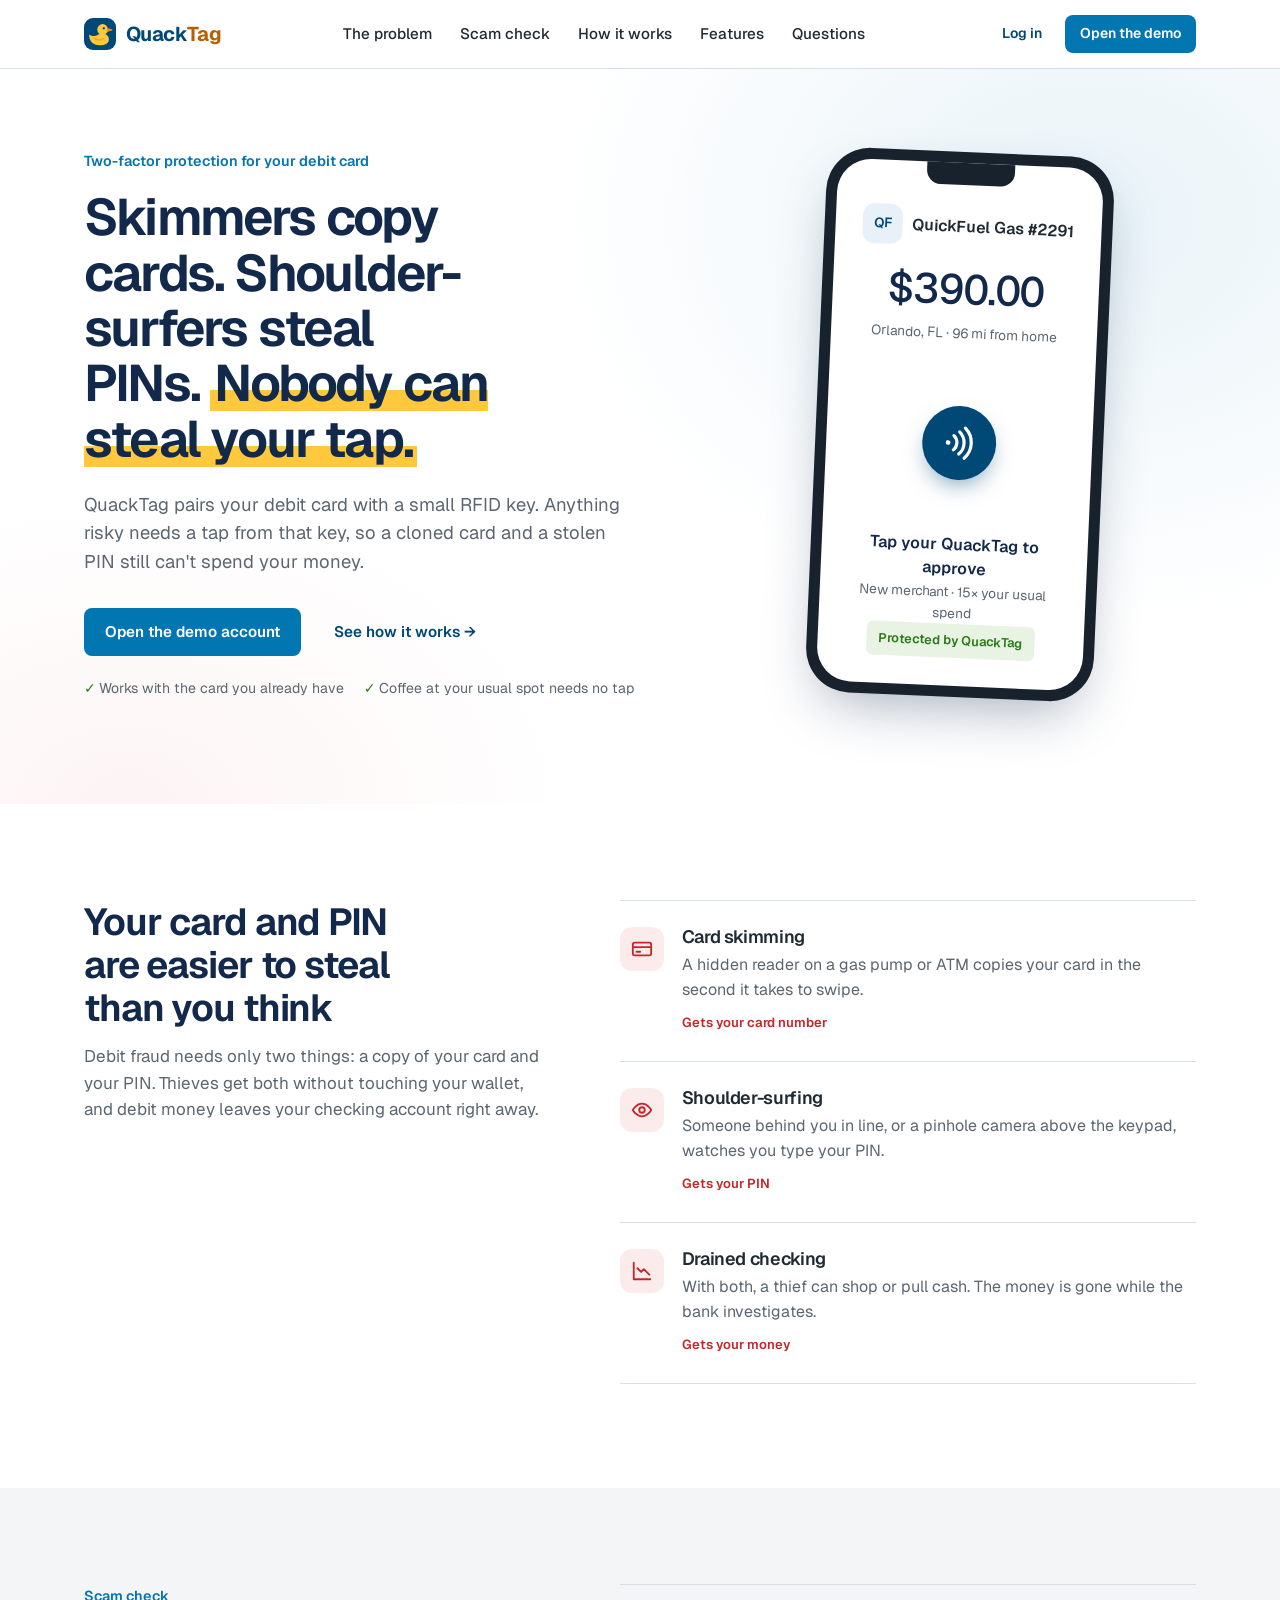
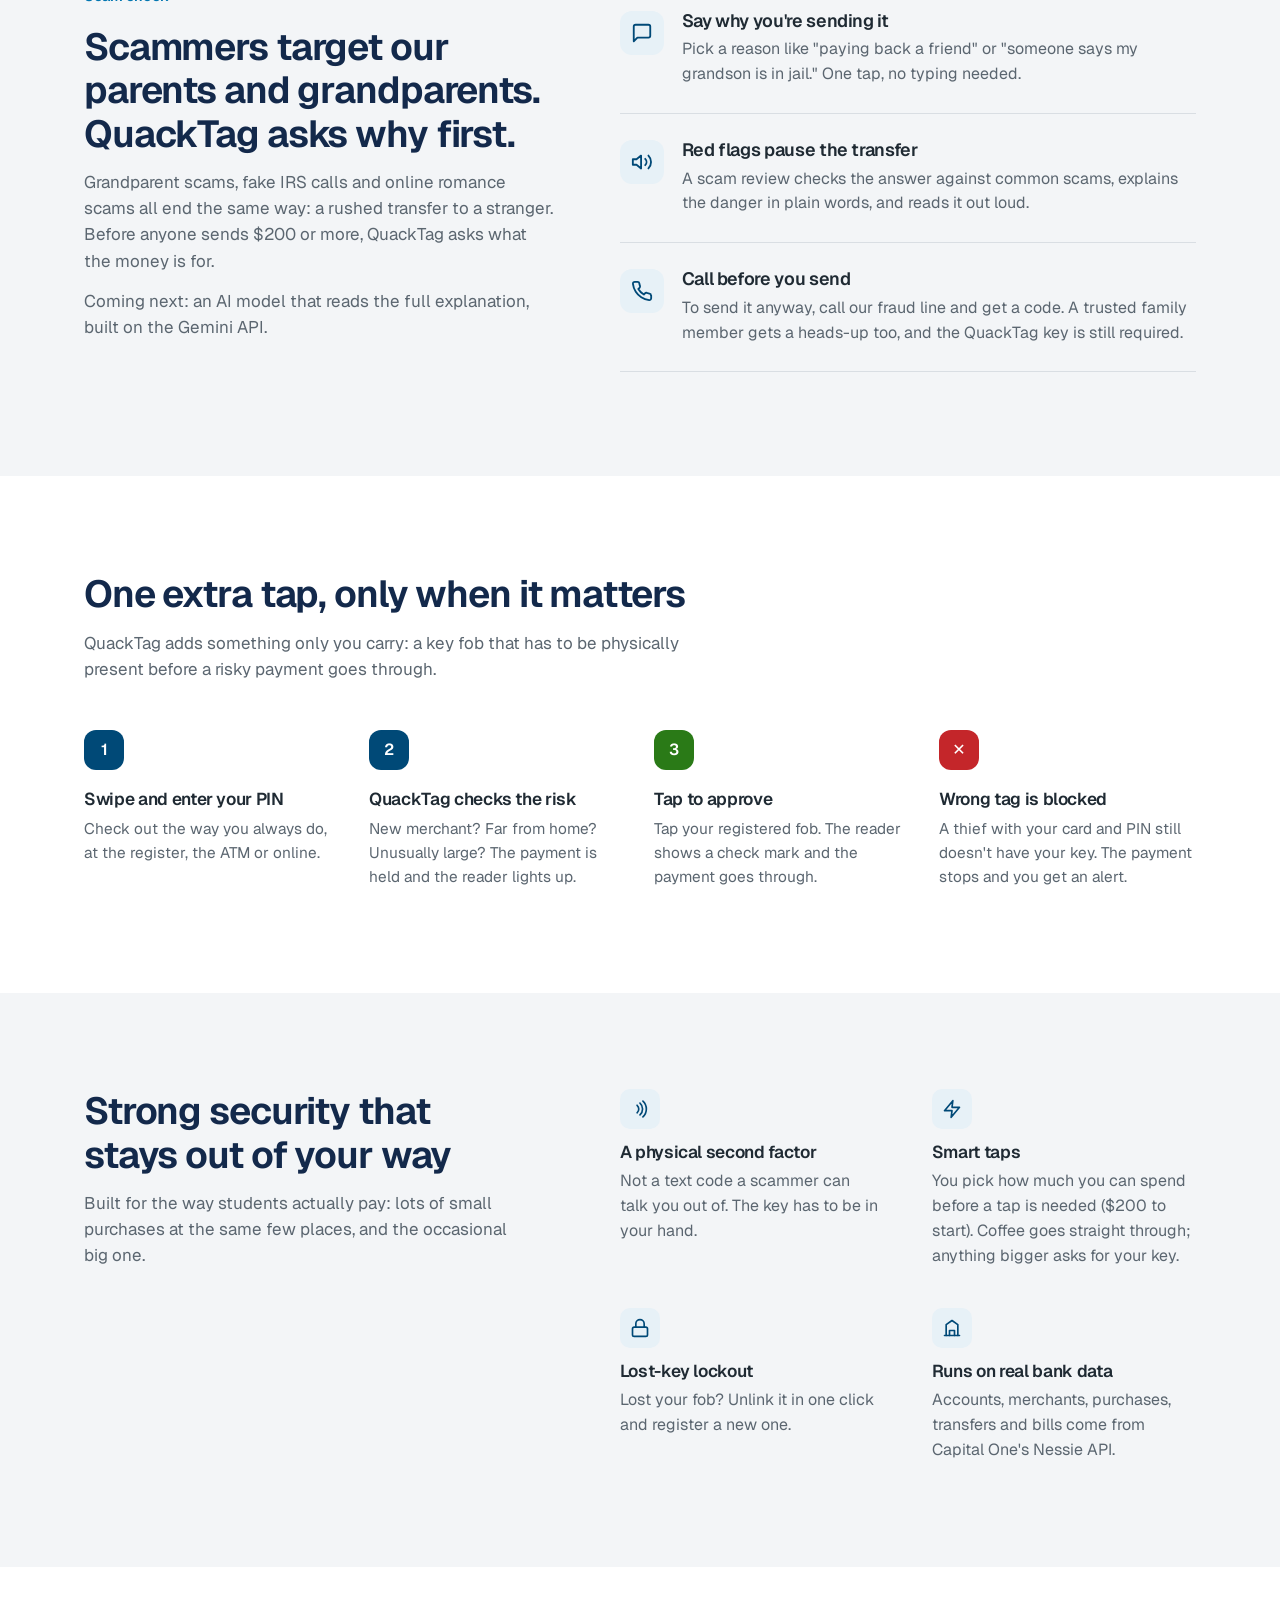
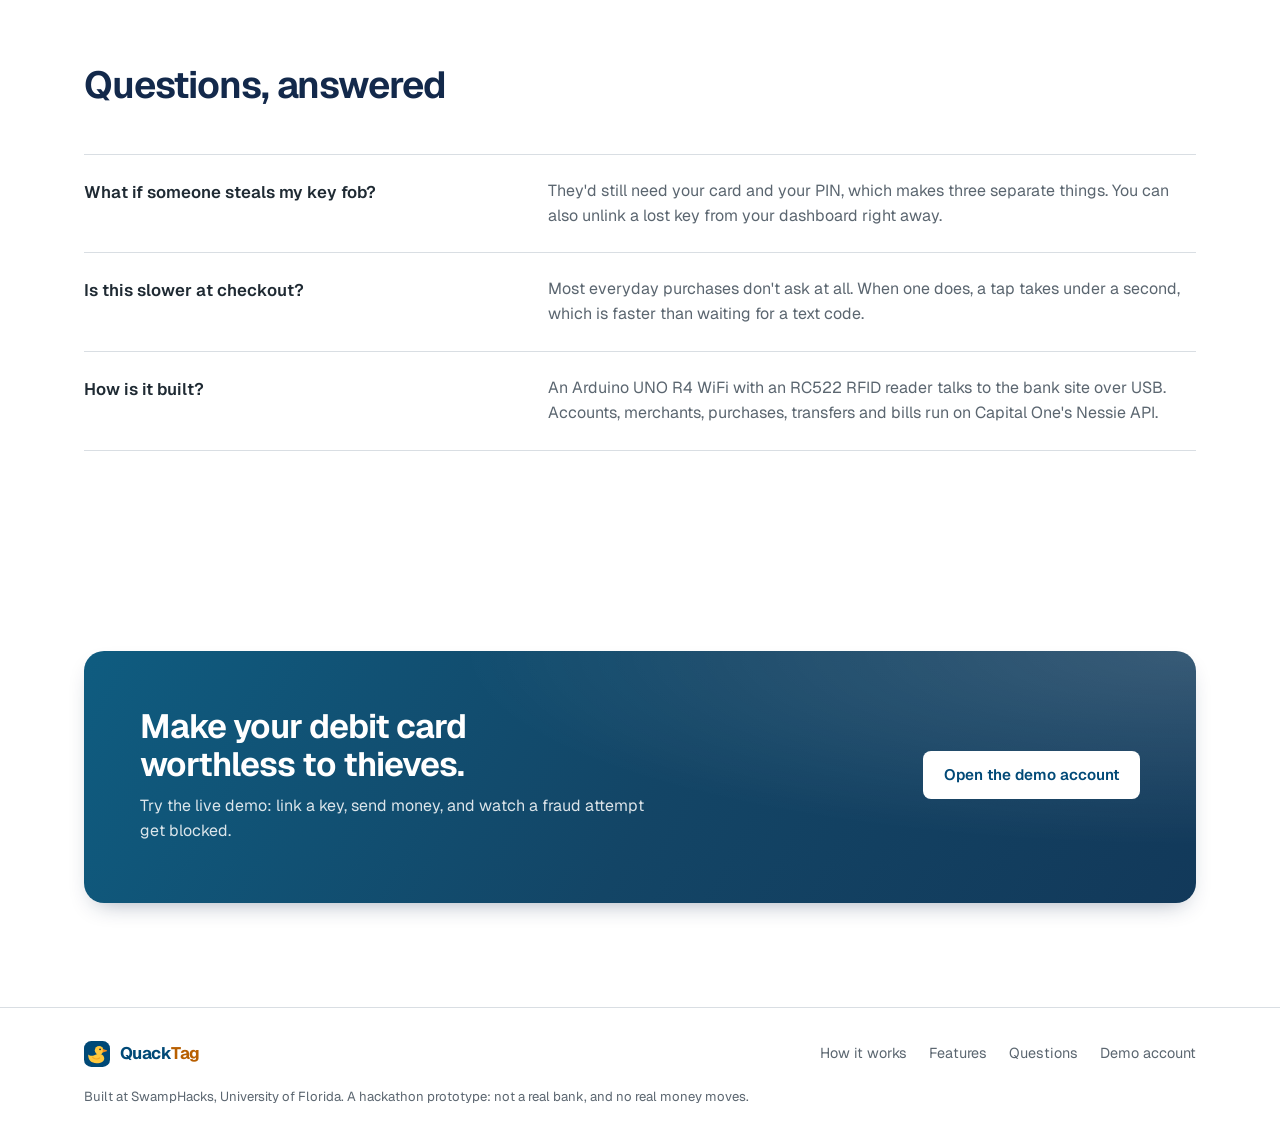
<file: website/index.html>
<!doctype html>
<html lang="en">
<head>
  <meta charset="utf-8">
  <meta name="viewport" content="width=device-width, initial-scale=1">
  <title>QuackTag – Tap to approve risky payments</title>
  <meta name="description" content="QuackTag pairs your debit card with an RFID key. Risky payments need a tap, so a skimmed card and a stolen PIN can't spend your money.">
  <meta name="theme-color" content="#004977">
  <meta property="og:title" content="QuackTag – Tap to approve risky payments">
  <meta property="og:description" content="Skimmers copy cards. Shoulder-surfers steal PINs. Nobody can steal your tap.">
  <meta property="og:type" content="website">
  <link rel="icon" href="favicon.svg" type="image/svg+xml">
  <link rel="preconnect" href="https://fonts.googleapis.com">
  <link rel="preconnect" href="https://fonts.gstatic.com" crossorigin>
  <link href="https://fonts.googleapis.com/css2?family=Geist:wght@300;400;500;600;700&family=Geist+Mono:wght@500&display=swap" rel="stylesheet" media="print" onload="this.media='all'">
  <link rel="stylesheet" href="css/styles.css">
</head>
<body>
  <a class="skip-link" href="#main">Skip to content</a>

  <header class="site-nav">
    <div class="container">
      <a class="logo" href="index.html" aria-label="QuackTag home">
        <svg viewBox="0 0 32 32" aria-hidden="true">
  <rect width="32" height="32" rx="9" fill="#004977"/>
  <path d="M5.2 16.6c1.7 1.5 4.3 1.9 6.8 1.1 2.1-.7 3.6-2.1 6.3-2.1 3.9 0 6.6 2.7 6.6 5.8 0 3.6-3.6 5.9-9.4 5.9-6.4 0-10.6-3.9-10.3-10.7z" fill="#FFC83D"/>
  <path d="M10.6 20.2c2.4 2.2 6.2 2.4 8.6.6" stroke="#F5A623" stroke-width="1.5" fill="none" stroke-linecap="round"/>
  <circle cx="18.6" cy="11.4" r="5.3" fill="#FFC83D"/>
  <path d="M23 9.9l5 1.4c.6.2.6 1 0 1.2l-5 1.5z" fill="#F28C1E"/>
  <circle cx="19.8" cy="10.3" r="1.15" fill="#13294b"/>
        </svg>
        <span>Quack<em>Tag</em></span>
      </a>
      <nav aria-label="Main">
        <a href="#security">The problem</a>
        <a href="#scam-check">Scam check</a>
        <a href="#how">How it works</a>
        <a href="#features">Features</a>
        <a href="#faq">Questions</a>
      </nav>
      <div class="nav-actions">
        <a class="btn btn-ghost btn-sm" href="login.html">Log in</a>
        <a class="btn btn-primary btn-sm" href="login.html">Open the demo</a>
      </div>
    </div>
  </header>

  <main id="main">
    <section class="hero">
      <div class="container">
        <div>
          <span class="eyebrow">Two-factor protection for your debit card</span>
          <h1>Skimmers copy cards. Shoulder-surfers steal PINs. <span class="accent">Nobody can steal your tap.</span></h1>
          <p class="lead">QuackTag pairs your debit card with a small RFID key. Anything risky needs a tap from that key, so a cloned card and a stolen PIN still can't spend your money.</p>
          <div class="hero-ctas">
            <a class="btn btn-primary" href="login.html">Open the demo account</a>
            <a class="btn btn-ghost" href="#how">See how it works →</a>
          </div>
          <div class="hero-note">
            <span>Works with the card you already have</span>
            <span>Coffee at your usual spot needs no tap</span>
          </div>
        </div>

        <div class="phone" aria-hidden="true">
          <div class="phone-screen">
            <div class="phone-notch"></div>
            <div class="phone-merchant"><div class="avatar">QF</div> QuickFuel Gas #2291</div>
            <div class="phone-amount">$390.00</div>
            <div class="phone-sub">Orlando, FL · 96 mi from home</div>
            <div class="tap-ripple">
              <div class="core">
                <svg viewBox="0 0 24 24" fill="none" stroke="#fff" stroke-width="2" stroke-linecap="round">
                  <path d="M8.5 7.5a6 6 0 0 1 0 9"/><path d="M12 5a9.5 9.5 0 0 1 0 14"/><path d="M15.5 2.5a13 13 0 0 1 0 19"/>
                  <circle cx="5" cy="12" r="1.5" fill="#fff" stroke="none"/>
                </svg>
              </div>
            </div>
            <div class="phone-cta">Tap your QuackTag to approve</div>
            <div class="phone-sub">New merchant · 15× your usual spend</div>
            <div class="phone-badge">Protected by QuackTag</div>
          </div>
        </div>
      </div>
    </section>

    <section class="section" id="security">
      <div class="container split">
        <div class="section-head">
          <h2>Your card and PIN are easier to steal than you think</h2>
          <p>Debit fraud needs only two things: a copy of your card and your PIN. Thieves get both without touching your wallet, and debit money leaves your checking account right away.</p>
        </div>
        <ul class="threat-list">
          <li class="threat">
            <div class="icon"><svg viewBox="0 0 24 24" fill="none" stroke="currentColor" stroke-width="2" stroke-linecap="round" stroke-linejoin="round"><rect x="2" y="5" width="20" height="14" rx="2"/><path d="M2 10h20"/><path d="M6 15h4"/></svg></div>
            <div>
              <h3>Card skimming</h3>
              <p>A hidden reader on a gas pump or ATM copies your card in the second it takes to swipe.</p>
              <span class="gets">Gets your card number</span>
            </div>
          </li>
          <li class="threat">
            <div class="icon"><svg viewBox="0 0 24 24" fill="none" stroke="currentColor" stroke-width="2" stroke-linecap="round" stroke-linejoin="round"><path d="M2 12s3.6-7 10-7 10 7 10 7-3.6 7-10 7S2 12 2 12z"/><circle cx="12" cy="12" r="3"/></svg></div>
            <div>
              <h3>Shoulder-surfing</h3>
              <p>Someone behind you in line, or a pinhole camera above the keypad, watches you type your PIN.</p>
              <span class="gets">Gets your PIN</span>
            </div>
          </li>
          <li class="threat">
            <div class="icon"><svg viewBox="0 0 24 24" fill="none" stroke="currentColor" stroke-width="2" stroke-linecap="round" stroke-linejoin="round"><path d="M3 3v18h18"/><path d="m7 9 4 4 3-3 6 6"/></svg></div>
            <div>
              <h3>Drained checking</h3>
              <p>With both, a thief can shop or pull cash. The money is gone while the bank investigates.</p>
              <span class="gets">Gets your money</span>
            </div>
          </li>
        </ul>
      </div>
    </section>

    <section class="section section-alt" id="scam-check">
      <div class="container split">
        <div class="section-head">
          <span class="eyebrow">Scam check</span>
          <h2>Scammers target our parents and grandparents. QuackTag asks why first.</h2>
          <p>Grandparent scams, fake IRS calls and online romance scams all end the same way: a rushed transfer to a stranger. Before anyone sends $200 or more, QuackTag asks what the money is for.</p>
          <p class="section-foot">Coming next: an AI model that reads the full explanation, built on the Gemini API.</p>
        </div>
        <ol class="threat-list guard-list">
          <li class="threat">
            <div class="icon"><svg viewBox="0 0 24 24" fill="none" stroke="currentColor" stroke-width="2" stroke-linecap="round" stroke-linejoin="round"><path d="M21 15a2 2 0 0 1-2 2H7l-4 4V5a2 2 0 0 1 2-2h14a2 2 0 0 1 2 2z"/></svg></div>
            <div>
              <h3>Say why you're sending it</h3>
              <p>Pick a reason like "paying back a friend" or "someone says my grandson is in jail." One tap, no typing needed.</p>
            </div>
          </li>
          <li class="threat">
            <div class="icon"><svg viewBox="0 0 24 24" fill="none" stroke="currentColor" stroke-width="2" stroke-linecap="round" stroke-linejoin="round"><path d="M11 5 6 9H2v6h4l5 4z"/><path d="M15.5 8.5a5 5 0 0 1 0 7"/><path d="M19 5a10 10 0 0 1 0 14"/></svg></div>
            <div>
              <h3>Red flags pause the transfer</h3>
              <p>A scam review checks the answer against common scams, explains the danger in plain words, and reads it out loud.</p>
            </div>
          </li>
          <li class="threat">
            <div class="icon"><svg viewBox="0 0 24 24" fill="none" stroke="currentColor" stroke-width="2" stroke-linecap="round" stroke-linejoin="round"><path d="M22 16.9v3a2 2 0 0 1-2.2 2 19.8 19.8 0 0 1-8.6-3.1 19.5 19.5 0 0 1-6-6A19.8 19.8 0 0 1 2.1 4.2 2 2 0 0 1 4.1 2h3a2 2 0 0 1 2 1.7c.1.9.4 1.8.7 2.7a2 2 0 0 1-.5 2.1L8 9.8a16 16 0 0 0 6 6l1.3-1.3a2 2 0 0 1 2.1-.4c.9.3 1.8.6 2.7.7a2 2 0 0 1 1.7 2z"/></svg></div>
            <div>
              <h3>Call before you send</h3>
              <p>To send it anyway, call our fraud line and get a code. A trusted family member gets a heads-up too, and the QuackTag key is still required.</p>
            </div>
          </li>
        </ol>
      </div>
    </section>

    <section class="section" id="how">
      <div class="container">
        <div class="section-head">
          <h2>One extra tap, only when it matters</h2>
          <p>QuackTag adds something only you carry: a key fob that has to be physically present before a risky payment goes through.</p>
        </div>
        <div class="steps">
          <div class="step">
            <h3>Swipe and enter your PIN</h3>
            <p>Check out the way you always do, at the register, the ATM or online.</p>
          </div>
          <div class="step">
            <h3>QuackTag checks the risk</h3>
            <p>New merchant? Far from home? Unusually large? The payment is held and the reader lights up.</p>
          </div>
          <div class="step step-good">
            <h3>Tap to approve</h3>
            <p>Tap your registered fob. The reader shows a check mark and the payment goes through.</p>
          </div>
          <div class="step step-bad">
            <h3>Wrong tag is blocked</h3>
            <p>A thief with your card and PIN still doesn't have your key. The payment stops and you get an alert.</p>
          </div>
        </div>
      </div>
    </section>

    <section class="section section-alt" id="features">
      <div class="container split">
        <div class="section-head">
          <h2>Strong security that stays out of your way</h2>
          <p>Built for the way students actually pay: lots of small purchases at the same few places, and the occasional big one.</p>
        </div>
        <div class="feature-grid">
          <div class="feature">
            <div class="icon"><svg viewBox="0 0 24 24" fill="none" stroke="currentColor" stroke-width="2" stroke-linecap="round" stroke-linejoin="round"><path d="M8.5 7.5a6 6 0 0 1 0 9"/><path d="M12 5a9.5 9.5 0 0 1 0 14"/><path d="M15.5 2.5a13 13 0 0 1 0 19"/></svg></div>
            <h3>A physical second factor</h3>
            <p>Not a text code a scammer can talk you out of. The key has to be in your hand.</p>
          </div>
          <div class="feature">
            <div class="icon"><svg viewBox="0 0 24 24" fill="none" stroke="currentColor" stroke-width="2" stroke-linecap="round" stroke-linejoin="round"><path d="M13 2 3 14h9l-1 8 10-12h-9z"/></svg></div>
            <h3>Smart taps</h3>
            <p>You pick how much you can spend before a tap is needed ($200 to start). Coffee goes straight through; anything bigger asks for your key.</p>
          </div>
          <div class="feature">
            <div class="icon"><svg viewBox="0 0 24 24" fill="none" stroke="currentColor" stroke-width="2" stroke-linecap="round" stroke-linejoin="round"><rect x="3" y="11" width="18" height="11" rx="2"/><path d="M7 11V7a5 5 0 0 1 10 0v4"/></svg></div>
            <h3>Lost-key lockout</h3>
            <p>Lost your fob? Unlink it in one click and register a new one.</p>
          </div>
          <div class="feature">
            <div class="icon"><svg viewBox="0 0 24 24" fill="none" stroke="currentColor" stroke-width="2" stroke-linecap="round" stroke-linejoin="round"><path d="M3 21h18"/><path d="M5 21V8l7-5 7 5v13"/><path d="M9 21v-6h6v6"/></svg></div>
            <h3>Runs on real bank data</h3>
            <p>Accounts, merchants, purchases, transfers and bills come from Capital One's Nessie API.</p>
          </div>
        </div>
      </div>
    </section>

    <section class="section" id="faq">
      <div class="container">
        <div class="section-head">
          <h2>Questions, answered</h2>
        </div>
        <dl class="faq">
          <div class="faq-item">
            <dt>What if someone steals my key fob?</dt>
            <dd>They'd still need your card and your PIN, which makes three separate things. You can also unlink a lost key from your dashboard right away.</dd>
          </div>
          <div class="faq-item">
            <dt>Is this slower at checkout?</dt>
            <dd>Most everyday purchases don't ask at all. When one does, a tap takes under a second, which is faster than waiting for a text code.</dd>
          </div>
          <div class="faq-item">
            <dt>How is it built?</dt>
            <dd>An Arduino UNO R4 WiFi with an RC522 RFID reader talks to the bank site over USB. Accounts, merchants, purchases, transfers and bills run on Capital One's Nessie API.</dd>
          </div>
        </dl>
      </div>
    </section>

    <section class="section">
      <div class="container">
        <div class="cta-banner">
          <div>
            <h2>Make your debit card worthless to thieves.</h2>
            <p>Try the live demo: link a key, send money, and watch a fraud attempt get blocked.</p>
          </div>
          <a class="btn btn-white" href="login.html">Open the demo account</a>
        </div>
      </div>
    </section>
  </main>

  <footer class="site-footer">
    <div class="container">
      <a class="logo" href="index.html" aria-label="QuackTag home">
        <svg viewBox="0 0 32 32" aria-hidden="true">
  <rect width="32" height="32" rx="9" fill="#004977"/>
  <path d="M5.2 16.6c1.7 1.5 4.3 1.9 6.8 1.1 2.1-.7 3.6-2.1 6.3-2.1 3.9 0 6.6 2.7 6.6 5.8 0 3.6-3.6 5.9-9.4 5.9-6.4 0-10.6-3.9-10.3-10.7z" fill="#FFC83D"/>
  <path d="M10.6 20.2c2.4 2.2 6.2 2.4 8.6.6" stroke="#F5A623" stroke-width="1.5" fill="none" stroke-linecap="round"/>
  <circle cx="18.6" cy="11.4" r="5.3" fill="#FFC83D"/>
  <path d="M23 9.9l5 1.4c.6.2.6 1 0 1.2l-5 1.5z" fill="#F28C1E"/>
  <circle cx="19.8" cy="10.3" r="1.15" fill="#13294b"/>
        </svg>
        <span>Quack<em>Tag</em></span>
      </a>
      <nav aria-label="Footer">
        <a href="#how">How it works</a>
        <a href="#features">Features</a>
        <a href="#faq">Questions</a>
        <a href="login.html">Demo account</a>
      </nav>
      <p class="footer-note">Built at SwampHacks, University of Florida. A hackathon prototype: not a real bank, and no real money moves.</p>
    </div>
  </footer>
</body>
</html>
</file>
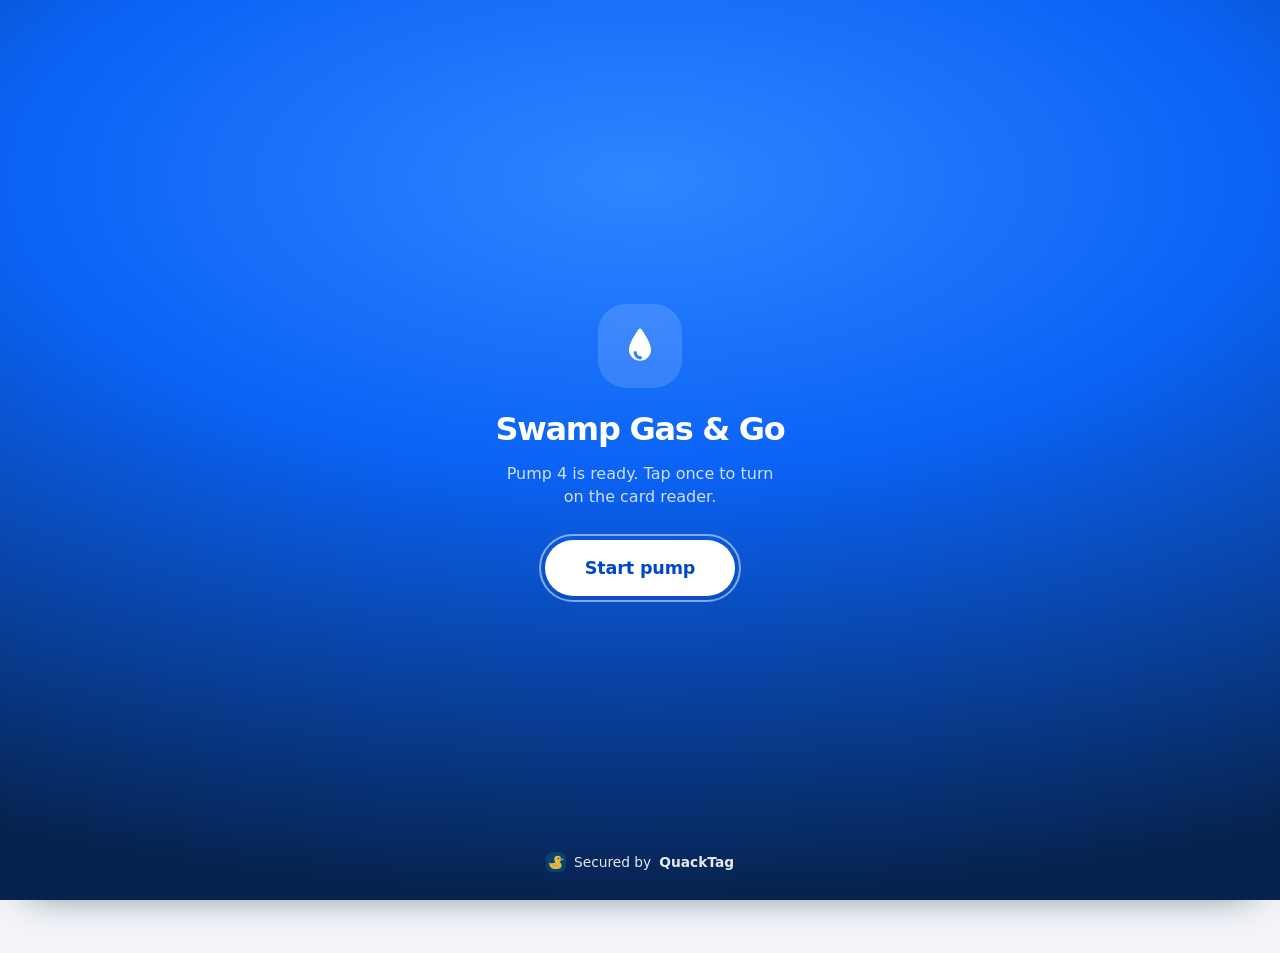
<file: website/pump.html>
<!doctype html>
<html lang="en">
<head>
  <meta charset="utf-8">
  <meta name="viewport" content="width=device-width, initial-scale=1, viewport-fit=cover">
  <title>Pump 4 – Swamp Gas &amp; Go</title>
  <meta name="description" content="QuackTag gas-station checkout: choose items, pay with card, PIN and your QuackTag key.">
  <meta name="theme-color" content="#f3f5fa">
  <link rel="icon" href="favicon.svg" type="image/svg+xml">
  <link rel="stylesheet" href="css/pump.css?v=5">
</head>
<body class="pump-body">
  <header class="pump-top">
    <div class="brand-mark" aria-hidden="true">
      <svg viewBox="0 0 24 24" fill="#fff"><path d="M12 2.5c-.4 0-.7.2-.9.5C9.4 5.6 6 10.4 6 14a6 6 0 0 0 12 0c0-3.6-3.4-8.4-5.1-11-.2-.3-.5-.5-.9-.5zm-2.6 12.2a.9.9 0 0 1 .9.9 1.9 1.9 0 0 0 1.9 1.9.9.9 0 0 1 0 1.8 3.7 3.7 0 0 1-3.7-3.7c0-.5.4-.9.9-.9z"/></svg>
    </div>
    <div class="brand-text">
      <strong>Swamp Gas &amp; Go</strong>
      <span>Pump 4 · Gainesville</span>
    </div>
    <span class="status-pill" id="nfc-status">Starting…</span>
    <button class="gear" id="setup-btn" aria-label="Pump setup">
      <svg viewBox="0 0 24 24" fill="none" stroke="currentColor" stroke-width="2" stroke-linecap="round" stroke-linejoin="round"><circle cx="12" cy="12" r="3"/><path d="M19.4 15a1.7 1.7 0 0 0 .3 1.8l.1.1a2 2 0 1 1-2.8 2.8l-.1-.1a1.7 1.7 0 0 0-1.8-.3 1.7 1.7 0 0 0-1 1.5V21a2 2 0 1 1-4 0v-.1a1.7 1.7 0 0 0-1.1-1.5 1.7 1.7 0 0 0-1.8.3l-.1.1a2 2 0 1 1-2.8-2.8l.1-.1a1.7 1.7 0 0 0 .3-1.8 1.7 1.7 0 0 0-1.5-1H3a2 2 0 1 1 0-4h.1a1.7 1.7 0 0 0 1.5-1.1 1.7 1.7 0 0 0-.3-1.8l-.1-.1a2 2 0 1 1 2.8-2.8l.1.1a1.7 1.7 0 0 0 1.8.3H9a1.7 1.7 0 0 0 1-1.5V3a2 2 0 1 1 4 0v.1a1.7 1.7 0 0 0 1 1.5 1.7 1.7 0 0 0 1.8-.3l.1-.1a2 2 0 1 1 2.8 2.8l-.1.1a1.7 1.7 0 0 0-.3 1.8V9a1.7 1.7 0 0 0 1.5 1H21a2 2 0 1 1 0 4h-.1a1.7 1.7 0 0 0-1.5 1z"/></svg>
    </button>
  </header>

  <ol class="pump-steps" id="steps" aria-label="Checkout steps">
    <li data-step="shop">Items</li>
    <li data-step="card">Card</li>
    <li data-step="pin">PIN</li>
    <li data-step="key">Key</li>
  </ol>

  <main class="pump-main" id="screen" aria-live="polite"></main>

  <div class="toast hidden" id="toast" role="status"></div>

  <div class="start" id="start">
    <div class="brand-mark" aria-hidden="true">
      <svg viewBox="0 0 24 24" fill="#fff"><path d="M12 2.5c-.4 0-.7.2-.9.5C9.4 5.6 6 10.4 6 14a6 6 0 0 0 12 0c0-3.6-3.4-8.4-5.1-11-.2-.3-.5-.5-.9-.5zm-2.6 12.2a.9.9 0 0 1 .9.9 1.9 1.9 0 0 0 1.9 1.9.9.9 0 0 1 0 1.8 3.7 3.7 0 0 1-3.7-3.7c0-.5.4-.9.9-.9z"/></svg>
    </div>
    <h1>Swamp Gas &amp; Go</h1>
    <p>Pump 4 is ready. Tap once to turn on the card reader.</p>
    <button class="pill pill-white" id="start-btn">Start pump</button>
    <span class="powered"><img class="duck-mark" src="logo.svg" alt="" width="20" height="20">Secured by <b>QuackTag</b></span>
  </div>

  <div class="sheet-backdrop hidden" id="setup">
    <div class="sheet" role="dialog" aria-modal="true" aria-labelledby="setup-title">
      <div class="grabber"></div>
      <div class="sheet-head"><h2 id="setup-title">Pump setup</h2><button class="sheet-close" id="setup-close" aria-label="Close">×</button></div>
      <div id="setup-body"></div>
    </div>
  </div>

  <script src="js/pump.js?v=5"></script>
</body>
</html>
</file>
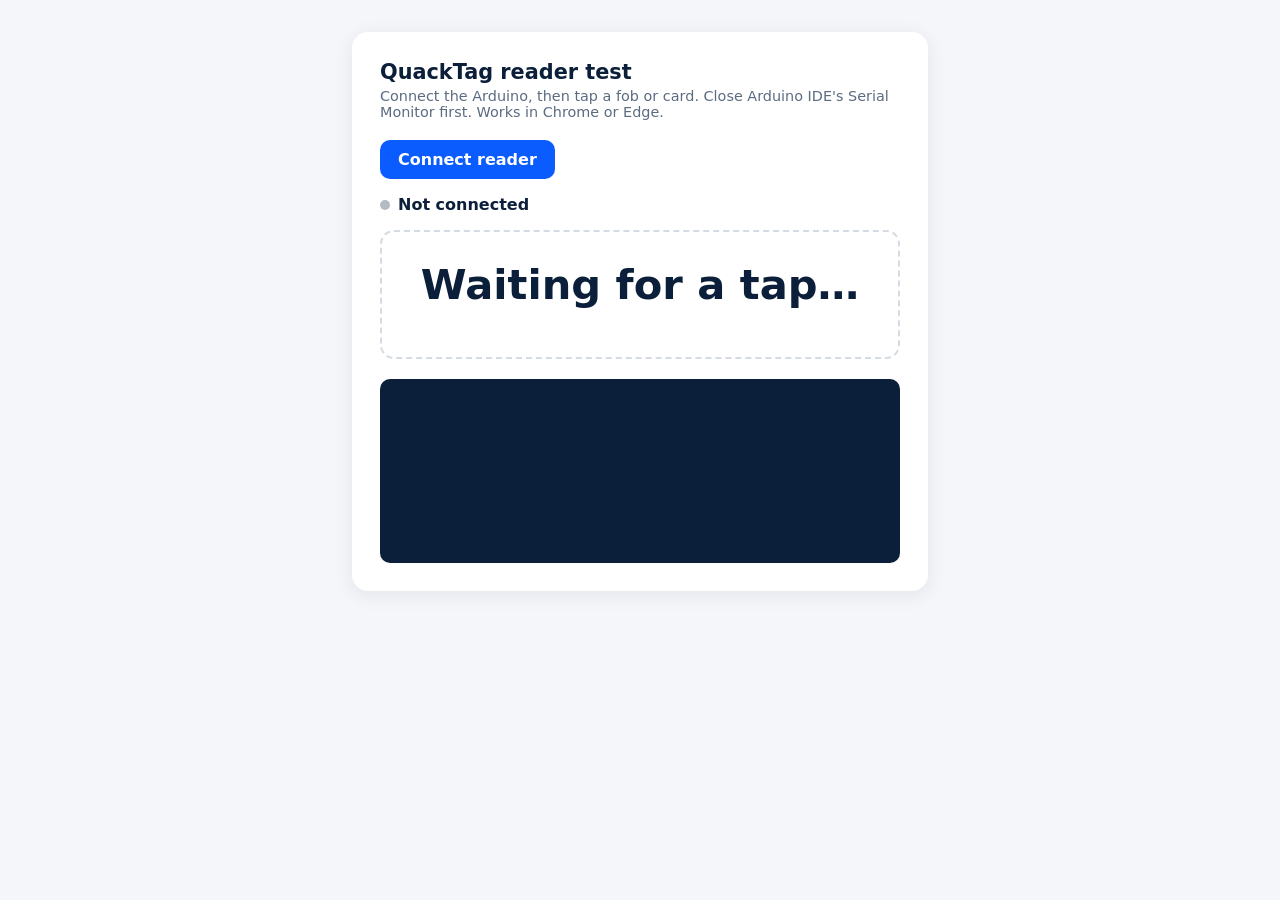
<file: website/reader-test.html>
<!DOCTYPE html>
<html lang="en">
<head>
  <meta charset="utf-8">
  <meta name="viewport" content="width=device-width, initial-scale=1">
  <title>Reader test – QuackTag</title>
  <link rel="icon" href="favicon.svg">
  <style>
    body { font-family: system-ui, sans-serif; background: #f4f6f9; color: #0b1f3a; margin: 0; padding: 32px 16px; }
    main { max-width: 520px; margin: 0 auto; background: #fff; border-radius: 16px; padding: 28px; box-shadow: 0 4px 20px rgba(11, 31, 58, 0.08); }
    h1 { font-size: 1.3rem; margin: 0 0 4px; }
    .muted { color: #5b6b80; font-size: 0.9rem; margin: 0 0 20px; }
    button { font: inherit; font-weight: 600; padding: 10px 18px; border-radius: 10px; border: none; background: #0b5cff; color: #fff; cursor: pointer; }
    button:disabled { background: #b3bcc4; cursor: default; }
    .status { margin: 16px 0; font-weight: 600; }
    .status::before { content: ''; display: inline-block; width: 10px; height: 10px; border-radius: 50%; background: #b3bcc4; margin-right: 8px; }
    .status.on::before { background: #1f9d55; }
    .status.warn::before { background: #e5a100; }
    .result { text-align: center; border: 2px dashed #d5dbe3; border-radius: 14px; padding: 28px 12px; transition: background 0.2s, border-color 0.2s; }
    .result.good { background: #e8f7ee; border-color: #1f9d55; }
    .result.same { background: #fff6e0; border-color: #e5a100; }
    .result .big { font-size: 2.6rem; font-weight: 700; }
    .result .uid { font-family: ui-monospace, Consolas, monospace; font-size: 1.4rem; margin-top: 6px; }
    .log { margin-top: 20px; font-family: ui-monospace, Consolas, monospace; font-size: 0.85rem; background: #0b1f3a; color: #cfe1ff; border-radius: 10px; padding: 12px; height: 160px; overflow-y: auto; white-space: pre-wrap; }
  </style>
</head>
<body>
  <main>
    <h1>QuackTag reader test</h1>
    <p class="muted">Connect the Arduino, then tap a fob or card. Close Arduino IDE's Serial Monitor first. Works in Chrome or Edge.</p>
    <button id="connect">Connect reader</button>
    <div class="status" id="status">Not connected</div>
    <div class="result" id="result">
      <div class="big" id="big">Waiting for a tap…</div>
      <div class="uid" id="uid"></div>
      <div class="muted" id="count"></div>
    </div>
    <div class="log" id="log"></div>
  </main>

  <script src="js/serial.js"></script>
  <script>
    const $ = (id) => document.getElementById(id);
    const link = new SerialLink();
    let reads = 0;
    let lastUid = null; // ID of the previous tap, to spot the same key tapped again

    function log(text) {
      const time = new Date().toLocaleTimeString();
      $('log').textContent += `${time}  ${text}\n`;
      $('log').scrollTop = $('log').scrollHeight;
    }

    function setStatus(text, cls = '') {
      $('status').textContent = text;
      $('status').className = `status ${cls}`;
    }

    link.onStatus = (connected) => {
      $('connect').textContent = connected ? 'Disconnect' : 'Connect reader';
      // READY only prints when the board starts, so after a reconnect we may not see it again.
      setStatus(connected ? 'Connected: tap a tag' : 'Not connected', connected ? 'on' : '');
      log(connected ? 'Port opened' : 'Port closed');
    };

    link.onLine = (line) => {
      log(`← ${line}`);
      if (line === 'READY') setStatus('Reader ready: tap a tag', 'on');
      else if (line === 'ERROR:READER') setStatus('RC522 not detected: check the wiring (3.3V, D9–D13)', 'warn');
      else if (line.startsWith('TAG:')) {
        const uid = line.slice(4);
        const same = uid === lastUid;
        reads += 1;
        setStatus('Reader ready: tap a tag', 'on');
        $('result').className = same ? 'result same' : 'result good';
        $('big').textContent = same ? '↻ Same key as last time' : '✓ Read successfully';
        $('uid').textContent = uid;
        const note = !same && lastUid ? `New key (last one was ${lastUid}) · ` : '';
        $('count').textContent = `${note}${reads} tap${reads === 1 ? '' : 's'} so far`;
        if (same) log('same key');
        lastUid = uid;
        link.send('OK'); // show the check mark on the LED matrix too
        log('→ OK');
      }
    };

    $('connect').addEventListener('click', async () => {
      $('connect').disabled = true; // one open/close at a time
      try {
        if (link.connected) await link.disconnect();
        else await link.connect();
      } catch (err) {
        // NotFoundError = the port picker was closed without choosing.
        if (err.name !== 'NotFoundError') log(`Could not connect: ${err.message} (is Serial Monitor open?)`);
      } finally {
        $('connect').disabled = false;
      }
    });

    if (!SerialLink.supported()) {
      $('connect').disabled = true;
      setStatus('This browser cannot talk to USB devices. Open this page in Chrome or Edge.', 'warn');
    } else {
      link.reconnect(); // reopen a reader this page was allowed to use before
    }
  </script>
</body>
</html>
</file>
<file: website/css/styles.css>
/* QuackTag design system: a clean banking style
   (gradient account tiles, navy and blue, duck yellow + beak orange as the brand accent, red only for danger).
   See STYLE_GUIDE.md in the project root for how to use these tokens. */

:root {
  --brand: #004977;          /* deep navy blue: headings, logo, dark buttons */
  --brand-dark: #13294b;     /* darkest navy: tile footers, toasts, footer */
  --link: #0276b1;           /* action blue: primary buttons, links, focus, active tab */
  --link-dark: #01608f;
  --link-soft: #e7f1f7;
  --accent: #F5A623;         /* duck orange-yellow: brand accent (fills, underlines) */
  --accent-ink: #B85F00;     /* beak orange, dark enough for text on white */
  --duck: #FFC83D;           /* duck yellow: logo, highlights, active underline */
  --duck-soft: #FFF6DA;

  --green: #2a7a17;
  --green-soft: #e8f3e4;
  --danger: #c4262a;
  --danger-soft: #fbeceb;
  --amber: #8f5a0b;
  --amber-soft: #fbf2e2;

  /* Tiles: a soft light from the top right over a navy base */
  --tile-checking:
    radial-gradient(120% 140% at 100% 0%, rgba(255, 255, 255, 0.16), transparent 55%),
    linear-gradient(118deg, #0f5c80 0%, #134566 52%, #12395a 100%);
  --tile-shield:
    radial-gradient(110% 130% at 100% 0%, rgba(255, 255, 255, 0.14), transparent 50%),
    linear-gradient(118deg, #0d7482 0%, #0d5a6e 58%, #0c4a63 100%);

  /* One cool gray family */
  --bg: #ffffff;
  --surface: #ffffff;
  --surface-2: #f3f5f7;
  --surface-3: #e8ecef;
  --border: #d9dee3;
  --text: #1f2a33;
  --muted: #5b6670;

  --radius-lg: 14px;         /* tiles, modals */
  --radius: 12px;            /* cards */
  --radius-sm: 8px;          /* buttons, inputs, inner boxes */
  --radius-xs: 6px;          /* badges */
  --shadow-tile: 0 10px 24px -12px rgba(19, 41, 75, 0.45);
  --shadow-lg: 0 24px 56px -16px rgba(19, 41, 75, 0.38);
  --ease: cubic-bezier(0.2, 0.7, 0.2, 1);

  --z-nav: 20;
  --z-tabbar: 30;
  --z-modal: 50;
  --z-toast: 60;

  --font: "Geist", system-ui, -apple-system, "Segoe UI", Roboto, sans-serif;
  --font-mono: "Geist Mono", ui-monospace, "Cascadia Mono", Consolas, monospace;
}

* { box-sizing: border-box; }

html { scroll-behavior: smooth; }
@media (prefers-reduced-motion: reduce) {
  html { scroll-behavior: auto; }
  *, *::before, *::after { animation-duration: 0.01ms !important; transition-duration: 0.01ms !important; }
}

html, body { margin: 0; }

body {
  font-family: var(--font);
  color: var(--text);
  background: var(--bg);
  line-height: 1.55;
  -webkit-font-smoothing: antialiased;
}

a { color: var(--link); text-decoration: none; }
a:hover { text-decoration: underline; text-underline-offset: 3px; }

:focus-visible { outline: 2px solid var(--link); outline-offset: 2px; border-radius: 4px; }

h1, h2, h3, h4 { margin: 0; line-height: 1.15; letter-spacing: -0.02em; text-wrap: balance; }
p { margin: 0; text-wrap: pretty; }

.container { width: 100%; max-width: 1160px; margin: 0 auto; padding: 0 24px; }

.muted { color: var(--muted); }
.small { font-size: 0.86rem; }
.mono { font-family: var(--font-mono); letter-spacing: 0.02em; }
.num { font-variant-numeric: tabular-nums; }
.hidden { display: none !important; }

.skip-link {
  position: absolute;
  left: 16px;
  top: -48px;
  z-index: var(--z-toast);
  padding: 10px 16px;
  border-radius: var(--radius-sm);
  background: var(--brand-dark);
  color: #fff;
  font-weight: 600;
  transition: top 0.2s var(--ease);
}
.skip-link:focus { top: 12px; }

/* ---------- Logo ---------- */

.logo { display: inline-flex; align-items: center; gap: 10px; font-weight: 700; font-size: 1.25rem; color: var(--brand); letter-spacing: -0.03em; }
.logo:hover { text-decoration: none; }
.logo svg { width: 32px; height: 32px; flex: none; }
.logo span em { font-style: normal; color: var(--accent-ink); }

/* ---------- Buttons ---------- */

.btn {
  display: inline-flex;
  align-items: center;
  justify-content: center;
  gap: 8px;
  padding: 11px 20px;
  border-radius: var(--radius-sm);
  border: 1.5px solid transparent;
  font: inherit;
  font-weight: 600;
  font-size: 0.95rem;
  cursor: pointer;
  transition: background 0.2s var(--ease), border-color 0.2s var(--ease), color 0.2s var(--ease), transform 0.12s var(--ease);
  white-space: nowrap;
}
.btn:hover { text-decoration: none; }
.btn:active { transform: translateY(1px) scale(0.99); }
.btn:disabled { opacity: 0.5; cursor: not-allowed; }

.btn-primary { background: var(--link); color: #fff; }
.btn-primary:hover { background: var(--link-dark); }
.btn-navy { background: var(--brand); color: #fff; }
.btn-navy:hover { background: var(--brand-dark); }
.btn-danger { background: var(--danger); color: #fff; }
.btn-danger:hover { background: #a71f23; }
.btn-outline { background: #fff; color: var(--link); border-color: var(--link); }
.btn-outline:hover { background: var(--link-soft); }
.btn-ghost { background: transparent; color: var(--brand); }
.btn-ghost:hover { background: var(--surface-2); }
.btn-on-dark { background: transparent; color: #fff; border-color: rgba(255, 255, 255, 0.8); }
.btn-on-dark:hover { background: rgba(255, 255, 255, 0.12); }
.btn-white { background: #fff; color: var(--brand); }
.btn-white:hover { background: var(--link-soft); }
.btn-sm { padding: 7px 14px; font-size: 0.875rem; }
.btn-block { width: 100%; }

/* Quiet text action, e.g. "Reset demo" */
.text-btn { background: none; border: none; padding: 4px 2px; font: inherit; font-size: 0.85rem; font-weight: 600; color: var(--link); cursor: pointer; }
.text-btn:hover { text-decoration: underline; text-underline-offset: 3px; }

/* ---------- Badges (square-cornered, not pills) ---------- */

.badge {
  display: inline-flex;
  align-items: center;
  gap: 6px;
  padding: 4px 10px;
  border-radius: var(--radius-xs);
  font-size: 0.78rem;
  font-weight: 600;
  background: var(--surface-2);
  color: var(--muted);
  white-space: nowrap;
}
.badge-dot::before { content: ""; width: 7px; height: 7px; border-radius: 50%; background: currentColor; }
.badge-live { background: var(--green-soft); color: var(--green); }
.badge-offline { background: var(--amber-soft); color: var(--amber); }
.badge-red { background: var(--danger-soft); color: var(--danger); }
.badge-amber { background: var(--amber-soft); color: var(--amber); }
.badge-blue { background: var(--link-soft); color: var(--brand); }

/* ---------- Site nav (home + login) ---------- */

.site-nav { position: sticky; top: 0; z-index: var(--z-nav); background: rgba(255, 255, 255, 0.92); backdrop-filter: saturate(1.4) blur(10px); border-bottom: 1px solid var(--border); }
.site-nav .container { display: flex; align-items: center; justify-content: space-between; height: 68px; gap: 24px; }
.site-nav nav { display: flex; gap: 28px; }
.site-nav nav a { color: var(--text); font-weight: 500; font-size: 0.95rem; }
.site-nav nav a:hover { color: var(--link); text-decoration: none; }
.nav-actions { display: flex; gap: 8px; align-items: center; }

/* ---------- Hero ---------- */

.hero {
  background:
    radial-gradient(60% 80% at 85% 20%, rgba(2, 118, 177, 0.09), transparent 70%),
    radial-gradient(50% 60% at 10% 100%, rgba(208, 48, 39, 0.05), transparent 70%),
    var(--bg);
  padding: 80px 0 104px;
  overflow: hidden;
}
.hero .container { display: grid; grid-template-columns: 1.1fr 0.9fr; gap: 64px; align-items: center; }
.eyebrow { display: inline-block; margin-bottom: 18px; font-size: 0.9rem; font-weight: 600; color: var(--link); }
.hero h1 { font-size: clamp(2.1rem, 4.2vw, 3.2rem); font-weight: 650; line-height: 1.08; letter-spacing: -0.035em; color: var(--brand-dark); max-width: 14ch; }
.hero h1 .accent { color: var(--brand-dark); background: linear-gradient(transparent 60%, var(--duck) 60% 92%, transparent 92%); padding: 0 0.08em; }
.hero .lead { font-size: 1.15rem; color: var(--muted); margin: 24px 0 32px; max-width: 46ch; }
.hero-ctas { display: flex; gap: 12px; flex-wrap: wrap; align-items: center; }
.hero-note { margin-top: 22px; font-size: 0.88rem; color: var(--muted); display: flex; gap: 20px; flex-wrap: wrap; }
.hero-note span::before { content: "✓ "; color: var(--green); font-weight: 700; }

/* ---------- Phone mockup ---------- */

.phone { width: 288px; margin: 0 auto; border-radius: 44px; background: #17222c; padding: 11px; box-shadow: var(--shadow-lg); transform: rotate(2.5deg); }
.phone-screen { background: #fff; border-radius: 34px; padding: 26px 22px 28px; min-height: 520px; display: flex; flex-direction: column; align-items: center; text-align: center; }
.phone-notch { width: 88px; height: 22px; background: #17222c; border-radius: 0 0 14px 14px; margin: -26px auto 22px; }
.phone-merchant { display: flex; align-items: center; gap: 10px; font-weight: 600; margin-bottom: 4px; }
.phone-amount { font-size: 2.6rem; font-weight: 500; color: var(--brand-dark); margin: 6px 0 2px; font-variant-numeric: tabular-nums; letter-spacing: -0.02em; }
.phone-sub { font-size: 0.85rem; color: var(--muted); }
.phone .tap-ripple { margin: 34px 0 26px; }
.phone-cta { font-weight: 600; color: var(--brand-dark); }
.phone-badge { margin-top: auto; display: inline-flex; gap: 6px; align-items: center; padding: 7px 12px; border-radius: var(--radius-xs); background: var(--green-soft); color: var(--green); font-weight: 600; font-size: 0.8rem; }

/* ---------- Tap ripple (home + approval modal) ---------- */

.tap-ripple { position: relative; width: 128px; height: 128px; display: grid; place-items: center; }
.tap-ripple::before, .tap-ripple::after { content: ""; position: absolute; inset: 0; border-radius: 50%; border: 2px solid var(--link); animation: ripple 2.2s var(--ease) infinite; opacity: 0; }
.tap-ripple::after { animation-delay: 1.1s; }
.tap-ripple .core { position: relative; width: 74px; height: 74px; border-radius: 50%; background: var(--brand); display: grid; place-items: center; box-shadow: 0 10px 24px -8px rgba(0, 73, 119, 0.6); }
.tap-ripple .core svg { width: 38px; height: 38px; }
@keyframes ripple { 0% { transform: scale(0.55); opacity: 0.9; } 100% { transform: scale(1.25); opacity: 0; } }

/* ---------- Sections (home) ---------- */

.section { padding: 96px 0 104px; }
.section-alt { background: var(--surface-2); }
.section-head { max-width: 640px; margin-bottom: 48px; }
.section-head h2 { font-size: clamp(1.8rem, 3vw, 2.35rem); color: var(--brand-dark); font-weight: 650; letter-spacing: -0.03em; }
.section-head p { margin-top: 14px; color: var(--muted); font-size: 1.06rem; max-width: 60ch; }

/* Statement on the left, list on the right */
.split { display: grid; grid-template-columns: 0.9fr 1.1fr; gap: 64px; align-items: start; }
.split .section-head { position: sticky; top: 108px; margin-bottom: 0; }

.threat-list { list-style: none; margin: 0; padding: 0; }
.threat { display: grid; grid-template-columns: 44px 1fr; gap: 18px; padding: 26px 0; border-top: 1px solid var(--border); }
.threat:last-child { border-bottom: 1px solid var(--border); }
.threat .icon { width: 44px; height: 44px; border-radius: 12px; display: grid; place-items: center; background: var(--danger-soft); color: var(--danger); }
.threat .icon svg { width: 22px; height: 22px; }
.threat h3 { font-size: 1.12rem; font-weight: 600; margin-bottom: 6px; }
.threat p { color: var(--muted); max-width: 52ch; }
.threat .gets { display: inline-block; margin-top: 10px; font-size: 0.82rem; font-weight: 600; color: var(--danger); }

.guard-list .icon { background: var(--link-soft); color: var(--brand); }
.section-foot { margin-top: 18px; font-size: 0.9rem; color: var(--muted); }

.steps { display: grid; grid-template-columns: repeat(4, 1fr); gap: 28px; counter-reset: step; }
.step { position: relative; padding-top: 60px; }
.step::before { counter-increment: step; content: counter(step); position: absolute; top: 0; left: 0; width: 40px; height: 40px; border-radius: 12px; background: var(--brand); color: #fff; font-weight: 600; display: grid; place-items: center; }
.step.step-good::before { background: var(--green); }
.step.step-bad::before { background: var(--danger); content: "✕"; }
.step h3 { font-size: 1.08rem; font-weight: 600; margin-bottom: 8px; }
.step p { color: var(--muted); font-size: 0.96rem; }

.feature-grid { display: grid; grid-template-columns: 1fr 1fr; gap: 40px 48px; }
.feature .icon { width: 40px; height: 40px; border-radius: 10px; display: grid; place-items: center; background: var(--link-soft); color: var(--brand); margin-bottom: 14px; }
.feature .icon svg { width: 20px; height: 20px; }
.feature h3 { font-size: 1.08rem; font-weight: 600; margin-bottom: 6px; }
.feature p { color: var(--muted); max-width: 44ch; }

.faq { margin: 0; }
.faq-item { display: grid; grid-template-columns: 0.8fr 1.2fr; gap: 32px; padding: 24px 0; border-top: 1px solid var(--border); }
.faq-item:last-child { border-bottom: 1px solid var(--border); }
.faq dt { font-weight: 600; font-size: 1.05rem; }
.faq dd { margin: 0; color: var(--muted); max-width: 60ch; }

.cta-banner { background: var(--tile-checking); color: #fff; border-radius: 20px; padding: 56px 56px 60px; display: flex; align-items: center; justify-content: space-between; gap: 32px; flex-wrap: wrap; box-shadow: var(--shadow-tile); }
.cta-banner h2 { font-size: clamp(1.6rem, 3vw, 2.1rem); font-weight: 650; letter-spacing: -0.03em; max-width: 22ch; }
.cta-banner p { margin-top: 10px; opacity: 0.85; max-width: 52ch; }

.site-footer { border-top: 1px solid var(--border); padding: 32px 0 40px; font-size: 0.9rem; color: var(--muted); }
.site-footer .container { display: flex; align-items: center; justify-content: space-between; gap: 20px 32px; flex-wrap: wrap; }
.site-footer nav { display: flex; gap: 22px; flex-wrap: wrap; }
.site-footer nav a { color: var(--muted); }
.site-footer .logo { font-size: 1.05rem; }
.site-footer .logo svg { width: 26px; height: 26px; }
.footer-note { flex-basis: 100%; font-size: 0.82rem; }

/* ---------- Login ---------- */

.auth-page { min-height: 100dvh; background: var(--surface-2); display: flex; flex-direction: column; }
.auth-wrap { flex: 1; display: grid; place-items: center; padding: 40px 16px; }
.auth-card { width: 100%; max-width: 420px; padding: 36px; }
.auth-card h1 { font-size: 1.6rem; color: var(--brand-dark); font-weight: 650; margin-bottom: 6px; }
.auth-card .logo { margin-bottom: 26px; }
.auth-form { margin-top: 22px; }
.auth-foot { margin-top: 20px; font-size: 0.88rem; text-align: center; color: var(--muted); }
.auth-divider { display: flex; align-items: center; gap: 12px; margin: 20px 0; color: var(--muted); font-size: 0.82rem; }
.auth-divider::before, .auth-divider::after { content: ""; flex: 1; height: 1px; background: var(--border); }
.auth-perks { display: flex; gap: 14px; justify-content: center; flex-wrap: wrap; margin-top: 12px; font-size: 0.8rem; color: var(--muted); }
.auth-perks span::before { content: "✓ "; color: var(--green); font-weight: 700; }
.demo-hint { margin: 20px 0 4px; padding: 12px 14px; border-radius: var(--radius-sm); background: var(--link-soft); color: var(--brand); font-size: 0.86rem; }
.form-error { margin-top: 8px; color: var(--danger); font-size: 0.86rem; }

/* ---------- Forms ---------- */

.field { margin-bottom: 16px; }
.field label { display: block; font-weight: 600; font-size: 0.88rem; margin-bottom: 6px; }
.input { width: 100%; padding: 12px 14px; border: 1.5px solid var(--border); border-radius: var(--radius-sm); font: inherit; color: var(--text); background: #fff; transition: border-color 0.2s var(--ease), box-shadow 0.2s var(--ease); }
.input:focus { outline: none; border-color: var(--link); box-shadow: 0 0 0 4px var(--link-soft); }
.input[aria-invalid="true"] { border-color: var(--danger); }
.amount-input { font-size: 2.4rem; font-weight: 500; text-align: center; color: var(--brand-dark); border: none; padding: 8px; font-variant-numeric: tabular-nums; letter-spacing: -0.02em; }
.amount-input:focus { box-shadow: none; }

/* ---------- Cards ---------- */

.card { background: var(--surface); border: 1px solid var(--border); border-radius: var(--radius); padding: 24px; }
.card-title { display: flex; align-items: baseline; justify-content: space-between; margin-bottom: 14px; gap: 12px; }
.card-title h2 { font-size: 1.05rem; font-weight: 600; color: var(--brand-dark); letter-spacing: -0.01em; }
.card-meta { font-size: 0.85rem; color: var(--muted); }

/* ---------- App (dashboard) ---------- */

.app-body { background: var(--surface-2); min-height: 100dvh; }

.app-nav { background: #fff; border-bottom: 1px solid var(--border); position: sticky; top: 0; z-index: var(--z-nav); }
.app-nav .container { display: flex; align-items: center; height: 64px; gap: 28px; }
.app-nav nav { display: flex; gap: 4px; flex: 1; height: 100%; }
.app-nav nav a { display: flex; align-items: center; color: var(--muted); font-weight: 500; font-size: 0.94rem; padding: 0 14px; border-bottom: 2px solid transparent; transition: color 0.2s var(--ease), border-color 0.2s var(--ease); }
.app-nav nav a[aria-current="page"], .app-nav nav a:hover { color: var(--link); border-bottom-color: var(--duck); text-decoration: none; }
.app-user { display: flex; align-items: center; gap: 12px; margin-left: auto; }

.avatar { width: 40px; height: 40px; border-radius: 12px; display: grid; place-items: center; font-weight: 600; font-size: 0.85rem; flex: none; background: var(--link-soft); color: var(--brand); overflow: hidden; }
.avatar img { width: 100%; height: 100%; object-fit: cover; }
.app-nav .avatar { background: var(--brand); color: #fff; width: 36px; height: 36px; border-radius: 10px; }

.app-main { padding: 28px 0 72px; }
.greeting { margin-bottom: 22px; display: flex; justify-content: space-between; align-items: flex-end; gap: 16px; flex-wrap: wrap; }
.greeting h1 { font-size: 1.6rem; color: var(--brand-dark); font-weight: 650; letter-spacing: -0.03em; }
.greeting p { margin-top: 2px; }

.app-grid { display: grid; grid-template-columns: minmax(0, 1.5fr) minmax(0, 1fr); gap: 20px; align-items: start; }
.stack { display: grid; gap: 16px; }

/* Gradient tiles */
.tile { border-radius: var(--radius-lg); color: #fff; padding: 24px; box-shadow: var(--shadow-tile); overflow: hidden; }
.tile-checking { background: var(--tile-checking); box-shadow: var(--shadow-tile), inset 0 4px 0 var(--duck); }
.tile-shield { background: var(--tile-shield); padding: 0; }
.tile-row { display: flex; justify-content: space-between; align-items: flex-start; gap: 16px; }
.tile-name { font-weight: 500; font-size: 1rem; }
.tile-name small { font-weight: 400; opacity: 0.8; font-size: 0.9rem; }
.tile-amount { font-size: clamp(1.8rem, 4vw, 2.3rem); font-weight: 450; text-align: right; line-height: 1.05; letter-spacing: -0.02em; font-variant-numeric: tabular-nums; }
.tile-caption { font-size: 0.82rem; opacity: 0.82; text-align: right; }
.tile-actions { display: flex; gap: 10px; flex-wrap: wrap; margin-top: 26px; }

/* Slim QuackTag key strip under the account tile */
.key-strip { display: flex; align-items: center; gap: 14px; padding: 14px 18px; background: #fff; border: 1px solid var(--border); border-radius: var(--radius); }
.key-strip .grow { flex: 1; min-width: 0; }
.key-strip strong { display: block; font-weight: 600; }
.key-strip .actions { display: flex; gap: 8px; flex-wrap: wrap; justify-content: flex-end; }

.shield-body { padding: 24px 24px 20px; }
.shield-amount { font-size: clamp(2.2rem, 5vw, 2.8rem); font-weight: 400; line-height: 1.05; margin-top: 10px; letter-spacing: -0.03em; font-variant-numeric: tabular-nums; }
.shield-caption { font-size: 0.82rem; opacity: 0.82; }
.shield-footer { display: grid; grid-template-columns: repeat(3, 1fr); background: var(--brand-dark); }
.shield-footer button { display: flex; flex-direction: column; align-items: center; gap: 6px; padding: 14px 6px; background: none; border: none; color: #fff; font: inherit; font-size: 0.9rem; font-weight: 500; cursor: pointer; transition: background 0.2s var(--ease); }
.shield-footer button:hover { background: rgba(255, 255, 255, 0.08); }
.shield-footer button + button { border-left: 1px solid rgba(255, 255, 255, 0.12); }
.shield-footer svg { width: 22px; height: 22px; }

/* Quiet action rows */
.row-pair { display: grid; grid-template-columns: 1fr 1fr; gap: 12px; }
.row-button { display: flex; align-items: center; gap: 14px; width: 100%; padding: 14px 18px; background: #fff; border: 1px solid var(--border); border-radius: var(--radius); font: inherit; font-weight: 600; font-size: 1rem; color: var(--text); cursor: pointer; text-align: left; transition: border-color 0.2s var(--ease), transform 0.12s var(--ease); }
.row-button:hover { border-color: var(--link); }
.row-button:active { transform: translateY(1px); }
.row-button .rb-icon { width: 24px; height: 24px; flex: none; color: var(--brand); }
.row-button.danger .rb-icon { color: var(--danger); }
.row-button small { display: block; font-weight: 400; font-size: 0.84rem; color: var(--muted); }

/* Activity */
.tx-list { list-style: none; margin: 0; padding: 0; }
.tx { display: flex; align-items: center; gap: 14px; padding: 13px 0; border-bottom: 1px solid var(--surface-3); }
.tx:last-child { border-bottom: none; }
.tx-main { flex: 1; min-width: 0; }
.tx-name { font-weight: 500; white-space: nowrap; overflow: hidden; text-overflow: ellipsis; }
.tx-sub { font-size: 0.84rem; color: var(--muted); }
.tx-right { text-align: right; flex: none; }
.tx-amount { font-weight: 500; font-variant-numeric: tabular-nums; }
.tx-amount.in { color: var(--green); }
.tx-amount.blocked { color: var(--muted); text-decoration: line-through; }
.tx-status { font-size: 0.78rem; color: var(--muted); margin-top: 2px; }
.tx-status.verified { color: var(--green); font-weight: 600; }
.tx-status.blocked { color: var(--danger); font-weight: 600; }
.tx.new { animation: flash 1.6s var(--ease); }
@keyframes flash { from { background: var(--link-soft); } to { background: transparent; } }
.empty { color: var(--muted); padding: 12px 0; }

/* Skeleton loaders */
.skeleton { display: block; border-radius: 6px; background: linear-gradient(90deg, var(--surface-3) 0%, var(--surface-2) 50%, var(--surface-3) 100%); background-size: 200% 100%; animation: shimmer 1.3s linear infinite; }
.tile .skeleton { background: linear-gradient(90deg, rgba(255,255,255,0.18) 0%, rgba(255,255,255,0.32) 50%, rgba(255,255,255,0.18) 100%); background-size: 200% 100%; }
.skeleton-amount { width: 170px; height: 34px; margin-left: auto; }
.skeleton-row { height: 44px; margin: 10px 0; }
@keyframes shimmer { from { background-position: 200% 0; } to { background-position: -200% 0; } }

/* Shield card: big light number */
.score-row { display: flex; align-items: center; gap: 18px; margin: 6px 0 14px; }
.score-number { font-size: 4rem; font-weight: 300; line-height: 1; letter-spacing: -0.04em; font-variant-numeric: tabular-nums; }
.score-label { border-left: 2px solid var(--text); padding-left: 14px; }
.score-label strong { display: block; font-size: 1.08rem; font-weight: 600; }
.score-bar { height: 8px; border-radius: 999px; background: var(--surface-3); overflow: hidden; margin-bottom: 18px; }
.score-bar > div { height: 100%; border-radius: 999px; background: #6eae2d; transition: width 0.5s var(--ease); }
.score-bar.risk > div { background: var(--danger); }

.alert-list { list-style: none; margin: 0; padding: 0; display: grid; gap: 8px; }
.alert { display: flex; gap: 12px; padding: 12px 14px; border-radius: var(--radius-sm); background: var(--surface-2); font-size: 0.88rem; }
.alert .a-icon { width: 28px; height: 28px; border-radius: 8px; display: grid; place-items: center; flex: none; font-weight: 700; font-size: 0.85rem; }
.alert.danger { background: var(--danger-soft); }
.alert.danger .a-icon { background: var(--danger); color: #fff; }
.alert.good .a-icon { background: var(--green); color: #fff; }
.alert.info .a-icon { background: var(--brand); color: #fff; }
.alert strong { display: block; font-weight: 600; }
.alert .a-time { font-size: 0.78rem; color: var(--muted); }

/* Bills */
.bill { display: flex; align-items: center; gap: 14px; padding: 12px 0; border-bottom: 1px solid var(--surface-3); }
.bill:last-child { border-bottom: none; }
.bill .grow { flex: 1; min-width: 0; }
.bill strong { display: block; font-weight: 500; }
.bill-amount { font-weight: 500; margin-right: 6px; font-variant-numeric: tabular-nums; }

/* Key & reader settings */
.status-row { display: flex; align-items: center; justify-content: space-between; gap: 12px; padding: 12px 0; border-bottom: 1px solid var(--surface-3); }
.status-label { font-size: 0.86rem; color: var(--muted); }
.status-value { font-weight: 500; display: flex; align-items: center; gap: 8px; text-align: right; }
.status-dot { width: 9px; height: 9px; border-radius: 50%; background: #b3bcc4; flex: none; }
.status-dot.on { background: var(--green); box-shadow: 0 0 0 4px var(--green-soft); }
.status-dot.warn { background: var(--amber); box-shadow: 0 0 0 4px var(--amber-soft); }
.status-dot.off { background: var(--danger); box-shadow: 0 0 0 4px var(--danger-soft); }
.key-actions { display: flex; gap: 10px; flex-wrap: wrap; margin-top: 16px; }
.panel-note { font-size: 0.82rem; color: var(--muted); margin-top: 12px; }

.toggle { display: flex; align-items: center; justify-content: space-between; gap: 12px; margin-top: 16px; padding-top: 14px; border-top: 1px dashed var(--border); font-size: 0.88rem; cursor: pointer; }
.toggle strong { font-weight: 600; }
.switch { position: relative; width: 44px; height: 26px; flex: none; }
.switch input { opacity: 0; width: 0; height: 0; }
.switch .slider { position: absolute; inset: 0; background: #b3bcc4; border-radius: 999px; transition: background 0.2s var(--ease); }
.switch .slider::before { content: ""; position: absolute; width: 20px; height: 20px; left: 3px; top: 3px; background: #fff; border-radius: 50%; transition: transform 0.25s var(--ease); }
.switch input:checked + .slider { background: var(--link); }
.switch input:checked + .slider::before { transform: translateX(18px); }
.switch input:focus-visible + .slider { outline: 2px solid var(--link); outline-offset: 2px; }

.tab-bar { display: none; }

/* ---------- Modal ---------- */

.modal-backdrop { position: fixed; inset: 0; z-index: var(--z-modal); background: rgba(19, 41, 75, 0.5); backdrop-filter: blur(3px); display: grid; place-items: center; padding: 16px; animation: fade 0.2s var(--ease); }
.modal { width: 100%; max-width: 440px; max-height: calc(100dvh - 32px); overflow-y: auto; background: #fff; border-radius: var(--radius-lg); box-shadow: var(--shadow-lg); padding: 28px; animation: pop 0.25s var(--ease); }
.modal-head { display: flex; justify-content: space-between; align-items: center; margin-bottom: 18px; }
.modal-head h2 { font-size: 1.15rem; font-weight: 600; color: var(--brand-dark); }
.modal-text { color: var(--muted); margin-bottom: 18px; }
.modal-actions { display: flex; gap: 10px; justify-content: flex-end; flex-wrap: wrap; }
.icon-btn { background: none; border: none; font-size: 1.5rem; line-height: 1; cursor: pointer; color: var(--muted); width: 36px; height: 36px; border-radius: 8px; transition: background 0.2s var(--ease); }
.icon-btn:hover { background: var(--surface-2); }
@keyframes fade { from { opacity: 0; } }
@keyframes pop { from { transform: translateY(10px) scale(0.985); opacity: 0; } }

.contact-picker { display: grid; grid-template-columns: repeat(3, 1fr); gap: 8px; margin-bottom: 18px; }
.contact-option { display: flex; flex-direction: column; align-items: center; gap: 6px; padding: 12px 4px; border: 1.5px solid var(--border); border-radius: var(--radius-sm); background: #fff; font: inherit; font-size: 0.82rem; font-weight: 500; cursor: pointer; transition: border-color 0.2s var(--ease), background 0.2s var(--ease); }
.contact-option[aria-pressed="true"] { border-color: var(--link); background: var(--link-soft); }

.merchant-list { display: grid; gap: 8px; }
.merchant-option { display: flex; align-items: center; gap: 14px; padding: 12px 14px; border: 1.5px solid var(--border); border-radius: var(--radius-sm); background: #fff; font: inherit; text-align: left; cursor: pointer; transition: border-color 0.2s var(--ease), background 0.2s var(--ease); }
.merchant-option:hover { border-color: var(--link); background: var(--link-soft); }
.merchant-option .grow { flex: 1; }
.merchant-option strong { display: block; font-weight: 500; }
.merchant-option .price { font-weight: 600; font-variant-numeric: tabular-nums; }

/* Approval */
.approval { text-align: center; }
.approval .tap-ripple { margin: 6px auto 16px; }
.approval-amount { font-size: 2.6rem; font-weight: 450; color: var(--brand-dark); letter-spacing: -0.03em; font-variant-numeric: tabular-nums; }
.approval-merchant { color: var(--muted); margin-bottom: 2px; }
.approval-prompt { font-weight: 600; font-size: 1.05rem; margin-top: 4px; }
.approval-note { color: var(--muted); font-size: 0.9rem; margin-top: 6px; }
.risk-box { margin: 14px 0 4px; padding: 12px 14px; border-radius: var(--radius-sm); background: var(--surface-2); text-align: left; }
.risk-box .risk-label { display: block; font-size: 0.78rem; font-weight: 600; color: var(--muted); margin-bottom: 8px; }
.risk-box .badge { margin: 0 4px 4px 0; }
.countdown { height: 4px; border-radius: 999px; background: var(--surface-3); overflow: hidden; margin: 18px 0 8px; }
.countdown > div { height: 100%; background: var(--link); width: 100%; transform-origin: left; transition: transform 1s linear; }
.countdown-text { color: var(--muted); font-size: 0.85rem; }
.cancel-row { margin-top: 10px; }
.result-icon { width: 88px; height: 88px; border-radius: 26px; display: grid; place-items: center; margin: 8px auto 18px; font-size: 2.6rem; color: #fff; font-weight: 700; animation: pop 0.3s var(--ease); }
.result-icon.good { background: var(--green); box-shadow: 0 0 0 10px var(--green-soft); }
.result-icon.bad { background: var(--danger); box-shadow: 0 0 0 10px var(--danger-soft); }
.result-icon.busy { background: var(--link); box-shadow: 0 0 0 10px var(--link-soft); font-size: 1.6rem; }
.result-title { font-size: 1.3rem; font-weight: 600; letter-spacing: -0.02em; }
.result-title.good { color: var(--green); }
.result-title.bad { color: var(--danger); }
.result-body { color: var(--muted); margin: 10px 0 22px; }
.stack-gap { margin-bottom: 10px; }
.demo-buttons { display: flex; gap: 8px; justify-content: center; flex-wrap: wrap; margin-top: 16px; padding-top: 14px; border-top: 1px dashed var(--border); }
.demo-label { font-size: 0.78rem; font-weight: 600; color: var(--muted); width: 100%; }
.fraud-banner { background: var(--danger-soft); color: var(--danger); border-radius: var(--radius-sm); padding: 10px 14px; font-size: 0.86rem; font-weight: 500; margin-bottom: 14px; text-align: left; }
.field-gap { margin-top: 12px; }

/* Scam check: "Why are you sending this?" */
.reason-list { display: grid; gap: 8px; margin: 0 0 14px; padding: 0; border: none; }
.reason-list legend { font-weight: 600; margin-bottom: 8px; padding: 0; }
.reason { display: flex; gap: 10px; align-items: flex-start; padding: 11px 12px; border: 1.5px solid var(--border); border-radius: var(--radius-sm); cursor: pointer; font-size: 0.93rem; transition: border-color 0.2s var(--ease), background 0.2s var(--ease); }
.reason:hover { border-color: var(--link); }
.reason:has(input:checked) { border-color: var(--link); background: var(--link-soft); }
.reason input { margin-top: 3px; accent-color: var(--link); }
textarea.input { resize: vertical; min-height: 64px; }
.scam-warning { text-align: left; }
.scam-warning .result-icon { margin-left: 0; }
.scam-warning h2 { font-size: 1.3rem; color: var(--danger); font-weight: 600; margin-bottom: 8px; }
.review-box { margin: 4px 0 14px; padding: 12px 14px; border-radius: var(--radius-sm); background: var(--danger-soft); }
.review-box .risk-label { display: block; font-size: 0.78rem; font-weight: 600; color: var(--danger); margin-bottom: 6px; }
.review-box ul { margin: 0; padding-left: 18px; font-size: 0.9rem; }
.review-box li + li { margin-top: 4px; }
.call-box { display: grid; gap: 4px; margin: 14px 0; padding: 14px; border: 1.5px solid var(--link); border-radius: var(--radius-sm); background: var(--link-soft); font-size: 0.92rem; }
.call-number { font-size: 1.4rem; font-weight: 600; letter-spacing: -0.01em; font-variant-numeric: tabular-nums; }
.call-box .btn { justify-self: start; margin-top: 4px; }

/* Voice check: 🎤 recording and the demo-only representative button */
.mic-row, .rep-row { display: flex; flex-wrap: wrap; align-items: center; gap: 8px; margin-top: 8px; }
.rep-row { margin: 0 0 10px; }
.rep-row.rep-center { justify-content: center; margin-top: 12px; }
.mic-status, .rep-status { color: var(--muted); font-size: 0.85rem; }
.btn.recording { border-color: var(--danger); color: var(--danger); }
.verify-form { margin-top: 10px; padding-top: 14px; border-top: 1px dashed var(--border); }
.verify-form label { display: block; font-weight: 600; font-size: 0.88rem; margin-bottom: 6px; }
.verify-row { display: flex; gap: 8px; }
.verify-row .input { flex: 1; letter-spacing: 0.2em; font-variant-numeric: tabular-nums; }
.fine-print { margin-top: 14px; font-size: 0.75rem; color: var(--muted); text-align: center; }
.notice { margin: 14px 0 20px; padding: 10px 12px; border-radius: var(--radius-sm); background: var(--surface-2); font-size: 0.88rem; }

/* ---------- Toast ---------- */

.toast-stack { position: fixed; bottom: 20px; right: 20px; z-index: var(--z-toast); display: grid; gap: 10px; max-width: calc(100vw - 32px); }
.toast { background: var(--brand-dark); color: #fff; padding: 12px 16px; border-radius: var(--radius-sm); box-shadow: var(--shadow-lg); font-size: 0.9rem; animation: pop 0.25s var(--ease); }

/* ---------- Responsive ---------- */

@media (max-width: 960px) {
  .hero .container, .app-grid, .split { grid-template-columns: 1fr; }
  .split { gap: 32px; }
  .split .section-head { position: static; }
  .steps { grid-template-columns: repeat(2, 1fr); }
  .site-nav nav, .app-nav nav { display: none; }
  .phone { transform: none; }
}

@media (max-width: 640px) {
  .container { padding: 0 16px; }
  .steps, .feature-grid { grid-template-columns: 1fr; }
  .feature-grid { gap: 28px; }
  .faq-item { grid-template-columns: 1fr; gap: 6px; }
  .section { padding: 64px 0 72px; }
  .hero { padding: 48px 0 64px; }
  .cta-banner { padding: 36px 24px 40px; }
  .card { padding: 20px; }
  .modal { padding: 22px; }
  .nav-actions .btn-ghost { display: none; }
  .app-user .name, .app-user .badge { display: none; }
  .row-pair { grid-template-columns: 1fr; }
  .tile:not(.tile-shield), .shield-body { padding: 20px; }
  .key-strip { flex-wrap: wrap; }
  .key-strip .actions { width: 100%; justify-content: flex-start; }
  .score-number { font-size: 3.2rem; }

  .app-body { padding-bottom: 76px; }
  .toast-stack { bottom: 88px; }
  .tab-bar { display: grid; grid-template-columns: repeat(4, 1fr); position: fixed; left: 0; right: 0; bottom: 0; z-index: var(--z-tabbar); background: #fff; border-top: 1px solid var(--border); padding: 6px 0 10px; }
  .tab-bar a { display: flex; flex-direction: column; align-items: center; justify-content: center; gap: 2px; min-height: 48px; color: var(--muted); font-size: 0.75rem; font-weight: 500; }
  .tab-bar a:hover { text-decoration: none; }
  .tab-bar a[aria-current="page"] { color: var(--link); }
  .tab-bar svg { width: 22px; height: 22px; }
}

/* ---------- Phone terminal (terminal.html, runs on the Pixel in the case) ---------- */

.term-body { background: #fff; min-height: 100dvh; overflow: hidden; }
.term-body.flipped .term { transform: rotate(180deg); } /* phone sits upside down in the case */
.term { min-height: 100dvh; display: grid; grid-template-rows: auto 1fr auto; padding: 18px 20px 14px; text-align: center; }
.term-top { display: flex; align-items: center; justify-content: space-between; }
.term-top .logo { font-size: 1.05rem; }
.term-top .logo svg { width: 26px; height: 26px; }
.term-flip { background: none; border: 1px solid var(--border); border-radius: var(--radius-sm); width: 36px; height: 36px; color: var(--muted); font-size: 1.1rem; cursor: pointer; }
.term-screen { display: flex; flex-direction: column; align-items: center; justify-content: center; gap: 6px; padding: 12px 0; }
.term-screen .tap-ripple { margin: 18px auto 10px; }
.term-merchant { color: var(--muted); font-size: 1.05rem; }
.term-amount { font-size: clamp(2.8rem, 15vw, 4.2rem); font-weight: 400; letter-spacing: -0.04em; color: var(--brand-dark); font-variant-numeric: tabular-nums; line-height: 1.05; }
.term-reasons { display: flex; flex-wrap: wrap; gap: 6px; justify-content: center; margin-top: 8px; }
.term-prompt { font-size: 1.25rem; font-weight: 600; color: var(--brand-dark); }
.term-arrow { font-size: 1.6rem; color: var(--link); animation: nudge 1.4s var(--ease) infinite; }
@keyframes nudge { 50% { transform: translateY(8px); } }
.term-title { font-size: 1.7rem; font-weight: 600; letter-spacing: -0.03em; color: var(--brand-dark); }
.term-title.good { color: var(--green); }
.term-title.bad { color: var(--danger); }
.term-sub { color: var(--muted); max-width: 30ch; }
.term-result { width: 120px; height: 120px; border-radius: 36px; display: grid; place-items: center; font-size: 3.6rem; color: #fff; font-weight: 700; margin-bottom: 14px; animation: pop 0.3s var(--ease); }
.term-result.good { background: var(--green); box-shadow: 0 0 0 14px var(--green-soft); }
.term-result.bad { background: var(--danger); box-shadow: 0 0 0 14px var(--danger-soft); }
.term-idle .tap-ripple .core { background: var(--surface-3); box-shadow: none; }
.term-idle .tap-ripple::before, .term-idle .tap-ripple::after { border-color: var(--surface-3); }
.term-notice { margin-top: 14px; padding: 8px 12px; border-radius: var(--radius-sm); background: var(--amber-soft); color: var(--amber); font-size: 0.9rem; }
.term-foot { display: grid; gap: 10px; justify-items: center; }
.term-foot .badge { white-space: normal; max-width: 100%; text-align: left; }
.term-demo { display: flex; gap: 8px; }
.term-start { position: fixed; inset: 0; z-index: var(--z-modal); background: #fff; display: grid; place-items: center; padding: 24px; text-align: center; }
.term-start h1 { font-size: 1.6rem; color: var(--brand-dark); margin-bottom: 8px; }
.term-start p { margin-bottom: 22px; }
.setup-steps { margin: 0 0 20px; padding-left: 20px; display: grid; gap: 10px; font-size: 0.92rem; }

/* ---------- Gas-station checkout (pump.html, runs on the Pixel) ---------- */

.pump-body { background: var(--surface-2); min-height: 100dvh; display: flex; flex-direction: column; }
.pump-top { display: flex; justify-content: space-between; align-items: center; padding: 14px 18px; background: var(--brand-dark); color: #fff; }
.pump-top strong { display: block; font-size: 1.1rem; letter-spacing: -0.01em; }
.pump-top span { font-size: 0.8rem; opacity: 0.75; }
.pump-gear { background: rgba(255, 255, 255, 0.12); border: none; color: #fff; width: 40px; height: 40px; border-radius: 10px; font-size: 1.2rem; cursor: pointer; }
.pump-steps { display: grid; grid-template-columns: repeat(4, 1fr); gap: 6px; list-style: none; margin: 0; padding: 10px 14px; background: #fff; border-bottom: 1px solid var(--border); }
.pump-steps li { text-align: center; font-size: 0.78rem; font-weight: 600; color: var(--muted); padding-top: 6px; border-top: 3px solid var(--surface-3); }
.pump-steps li.now { color: var(--link); border-top-color: var(--link); }
.pump-steps li.done { color: var(--green); border-top-color: var(--green); }
.pump-main { flex: 1; padding: 14px 14px 104px; }
.pump-top-right { display: flex; align-items: center; gap: 8px; min-width: 0; }
.pump-top .badge { font-size: 0.72rem; max-width: 46vw; overflow: hidden; text-overflow: ellipsis; }
.pump-top .badge-offline { background: rgba(255, 255, 255, 0.14); color: #f6d48f; }

.pump-section { margin-bottom: 16px; }
.pump-section h2 { font-size: 0.95rem; color: var(--muted); font-weight: 600; margin: 4px 2px 8px; }
.pump-fuel { display: grid; gap: 8px; }
.pump-tile { display: flex; justify-content: space-between; align-items: center; padding: 16px; border-radius: var(--radius); border: 2px solid var(--border); background: #fff; font: inherit; cursor: pointer; text-align: left; transition: border-color 0.2s var(--ease), background 0.2s var(--ease); }
.pump-tile strong { font-size: 1.08rem; color: var(--brand-dark); }
.pump-tile span { color: var(--muted); font-size: 0.88rem; }
.pump-tile.on { border-color: var(--link); background: var(--link-soft); }
.pump-gallons { display: flex; justify-content: space-between; align-items: center; margin-top: 8px; padding: 10px 14px; background: #fff; border-radius: var(--radius); border: 1px solid var(--border); font-size: 0.92rem; }
.pump-gallons small { color: var(--muted); }
.stepper { display: flex; align-items: center; gap: 10px; }
.stepper button { width: 40px; height: 40px; border-radius: 10px; border: 1px solid var(--border); background: var(--surface-2); font: inherit; font-size: 1.3rem; font-weight: 600; color: var(--brand-dark); cursor: pointer; }
.stepper b { min-width: 1.6em; text-align: center; font-size: 1.05rem; }
.pump-store { display: grid; gap: 8px; }
.pump-item { display: flex; align-items: center; gap: 12px; padding: 10px 12px; background: #fff; border-radius: var(--radius); border: 2px solid transparent; }
.pump-item.on { border-color: var(--link); }
.pump-item .grow { flex: 1; min-width: 0; }
.pump-item strong { display: block; font-weight: 600; }
.pump-item small { color: var(--muted); }
.pump-icon { width: 40px; height: 40px; border-radius: 10px; background: var(--surface-2); display: grid; place-items: center; font-size: 1.3rem; }
.pump-cart { position: fixed; left: 0; right: 0; bottom: 0; display: flex; justify-content: space-between; align-items: center; gap: 12px; padding: 12px 16px; background: #fff; border-top: 1px solid var(--border); box-shadow: 0 -8px 24px -12px rgba(19, 41, 75, 0.25); }
.pump-total { font-size: 1.6rem; font-weight: 500; letter-spacing: -0.02em; color: var(--brand-dark); line-height: 1.1; }
.pump-cart .btn { padding: 14px 22px; font-size: 1.02rem; }

.pump-center { display: flex; flex-direction: column; align-items: center; text-align: center; gap: 10px; padding-top: 8px; }
.pump-center .tap-ripple { margin: 12px auto; }
.pump-amount { font-size: clamp(2.6rem, 14vw, 3.6rem); font-weight: 400; letter-spacing: -0.04em; color: var(--brand-dark); margin: 6px 0 0; }
.pump-title { font-size: 1.5rem; font-weight: 600; letter-spacing: -0.02em; color: var(--brand-dark); }
.pump-title.good { color: var(--green); }
.pump-title.bad { color: var(--danger); }
.pump-reason { font-size: 1.05rem; font-weight: 600; color: var(--danger); max-width: 30ch; }
.pump-card-chip { padding: 10px 16px; border-radius: var(--radius); background: var(--tile-checking); color: #fff; font-weight: 600; letter-spacing: 0.02em; }
.pump-card-chip small { display: block; font-weight: 400; opacity: 0.8; font-size: 0.8rem; }
.pump-demo { display: flex; flex-wrap: wrap; gap: 8px; justify-content: center; padding-top: 12px; border-top: 1px dashed var(--border); width: 100%; }
.pump-demo .demo-label { width: 100%; }

.pin-dots { display: flex; gap: 14px; margin: 6px 0 10px; }
.pin-dots span { width: 16px; height: 16px; border-radius: 50%; border: 2px solid var(--brand); }
.pin-dots span.on { background: var(--brand); }
.pin-pad { display: grid; grid-template-columns: repeat(3, 1fr); gap: 10px; width: 100%; max-width: 320px; }
.pin-pad button { height: 60px; border-radius: 14px; border: 1px solid var(--border); background: #fff; font: inherit; font-size: 1.5rem; font-weight: 500; color: var(--brand-dark); cursor: pointer; }
.pin-pad button:active { background: var(--link-soft); }
.pin-pad .muted-key { font-size: 1rem; color: var(--muted); }
.pump-center .btn-block { max-width: 320px; }

.receipt { width: 100%; max-width: 340px; background: #fff; border-radius: var(--radius); border: 1px dashed var(--border); padding: 14px 16px; text-align: left; display: grid; gap: 6px; font-size: 0.92rem; }
.receipt > div { display: flex; justify-content: space-between; gap: 12px; }
.receipt-total { border-top: 1px solid var(--border); padding-top: 8px; font-weight: 700; }
.setup-read { padding: 12px; border-radius: var(--radius-sm); background: var(--surface-2); margin-bottom: 10px; display: grid; gap: 4px; }
.setup-h { font-size: 1rem; margin-top: 14px; }
.receipt-nessie { border-top: 1px dashed var(--border); padding-top: 8px; color: var(--green); }

/* Capital One Nessie panel (dashboard): recent API calls */
.nessie-log { list-style: none; margin: 12px 0 0; padding: 0; display: grid; gap: 6px; }
.nessie-log li { display: grid; grid-template-columns: auto 1fr auto; gap: 10px; align-items: center; padding: 8px 10px; border-radius: var(--radius-sm); background: var(--surface-2); font-size: 0.8rem; }
.nessie-log .empty { display: block; background: none; color: var(--muted); }
.nl-method { font-weight: 700; font-size: 0.7rem; padding: 2px 6px; border-radius: 4px; background: var(--link-soft); color: var(--brand); }
.nl-post { background: var(--green-soft); color: var(--green); }
.nl-put { background: var(--amber-soft); color: var(--amber); }
.nl-main { min-width: 0; overflow: hidden; }
.nl-main .mono { display: block; white-space: nowrap; overflow: hidden; text-overflow: ellipsis; font-size: 0.76rem; }
.nl-main small, .nl-meta small { display: block; color: var(--muted); font-size: 0.72rem; white-space: nowrap; overflow: hidden; text-overflow: ellipsis; }
.nl-meta { text-align: right; }
.nl-meta .ok { color: var(--green); }
.nl-meta .bad { color: var(--danger); }

/* ---------- Send again (Venmo-style quick pay) ---------- */
.quick-list { display: flex; gap: 14px; overflow-x: auto; padding: 2px 2px 4px; scrollbar-width: none; }
.quick-person { display: grid; justify-items: center; gap: 6px; min-width: 64px; border: none; background: none; font: inherit; font-size: 0.85rem; font-weight: 600; color: var(--text); cursor: pointer; }
.quick-person .avatar { width: 54px; height: 54px; font-size: 1rem; background: linear-gradient(140deg, var(--link), var(--brand)); color: #fff; box-shadow: 0 6px 14px -8px rgba(0, 73, 119, 0.7); transition: transform 0.2s var(--ease); }
.quick-person:hover .avatar, .quick-person:focus-visible .avatar { transform: translateY(-2px); }
.quick-new .avatar { background: var(--surface-2); color: var(--brand); box-shadow: inset 0 0 0 2px var(--border); font-size: 1.4rem; }

/* ---------- Bottom row: QuackTag shield + Nessie ---------- */
.bottom-row { display: grid; grid-template-columns: minmax(0, 1fr) minmax(0, 1.5fr); gap: 20px; margin-top: 20px; align-items: start; }
@media (max-width: 900px) { .bottom-row { grid-template-columns: 1fr; } }

/* ---------- Safety call (voiceCheckFlow): looks like a phone call ---------- */
.modal.call-modal { max-width: 400px; padding: 0; border-radius: 30px; color: #fff; overflow: hidden;
  background: radial-gradient(130% 70% at 50% 0%, #1f5fa8 0%, #0d2a52 45%, #08162c 100%); }
.call { display: flex; flex-direction: column; min-height: min(660px, calc(100dvh - 32px)); padding: 18px 20px 16px; }
.call-top { display: flex; justify-content: space-between; align-items: center; font-size: 0.85rem; }
.call-live { display: inline-flex; align-items: center; gap: 8px; padding: 6px 12px; border-radius: 999px; background: rgba(255, 255, 255, 0.1); font-weight: 600; }
.call-live i { width: 8px; height: 8px; border-radius: 50%; background: #3ddc84; animation: callBlink 1.4s ease-in-out infinite; }
.call-timer { opacity: 0.7; font-weight: 500; }
.call-hero { display: grid; justify-items: center; text-align: center; gap: 6px; margin-top: 18px; }
.call-avatar { position: relative; width: 92px; height: 92px; border-radius: 50%; display: grid; place-items: center; margin-bottom: 10px;
  background: linear-gradient(150deg, rgba(255, 255, 255, 0.22), rgba(255, 255, 255, 0.06)); box-shadow: inset 0 0 0 1px rgba(255, 255, 255, 0.2); }
.call-avatar svg { width: 42px; height: 42px; }
.call-ring { position: absolute; inset: 0; border-radius: 50%; border: 2px solid rgba(255, 255, 255, 0.35); animation: callRing 2.4s ease-out infinite; }
.call-ring + .call-ring { animation-delay: 1.2s; }
.call-name { font-size: 1.45rem; font-weight: 600; letter-spacing: -0.02em; color: #fff; }
.call-sub { opacity: 0.72; font-size: 0.95rem; }
.call-chat { flex: 1; min-height: 120px; max-height: 260px; overflow-y: auto; display: flex; flex-direction: column; gap: 8px; margin: 18px 0 14px; padding: 2px; scrollbar-width: thin; }
.bubble { max-width: 86%; padding: 11px 15px; border-radius: 20px; font-size: 1.05rem; line-height: 1.4; animation: bubbleIn 0.3s var(--ease); }
.bubble:empty { display: none; }
.bubble.agent { align-self: flex-start; background: rgba(255, 255, 255, 0.13); border-bottom-left-radius: 6px; }
.bubble.me { align-self: flex-end; background: #fff; color: var(--brand-dark); border-bottom-right-radius: 6px; font-weight: 500; }
.bubble.typing { display: inline-flex; gap: 5px; padding: 15px 16px; }
.bubble.typing span { width: 7px; height: 7px; border-radius: 50%; background: rgba(255, 255, 255, 0.8); animation: typingDot 1s ease-in-out infinite; }
.bubble.typing span:nth-child(2) { animation-delay: 0.15s; }
.bubble.typing span:nth-child(3) { animation-delay: 0.3s; }
.call-controls { display: grid; grid-template-columns: repeat(3, 1fr); align-items: end; justify-items: center; margin-bottom: 16px; }
.call-btn { display: grid; justify-items: center; gap: 8px; border: none; background: none; color: #fff; font: inherit; font-size: 0.85rem; font-weight: 600; cursor: pointer; }
.call-btn .ico { width: 62px; height: 62px; border-radius: 50%; display: grid; place-items: center; background: rgba(255, 255, 255, 0.14); transition: transform 0.15s var(--ease), background 0.2s; }
.call-btn .ico svg { width: 26px; height: 26px; }
.call-btn:active .ico { transform: scale(0.92); }
.call-btn:disabled { opacity: 0.45; cursor: default; }
.call-mic .ico { width: 82px; height: 82px; background: #fff; color: var(--brand); box-shadow: 0 12px 30px -10px rgba(0, 0, 0, 0.6); position: relative; }
.call-mic .ico svg { width: 34px; height: 34px; }
.call-mic.live .ico { background: #e5484d; color: #fff; }
.call-mic.live .ico::after { content: ""; position: absolute; inset: -8px; border-radius: 50%; border: 3px solid rgba(229, 72, 77, 0.6); animation: callRing 1.2s ease-out infinite; }
.call-end .ico { background: #e5484d; }
.call-end .ico svg { width: 30px; height: 30px; }
.call-bar { display: flex; align-items: center; gap: 8px; padding: 6px 6px 6px 18px; border-radius: 999px; background: rgba(255, 255, 255, 0.12); box-shadow: inset 0 0 0 1px rgba(255, 255, 255, 0.14); }
.call-input { flex: 1; min-width: 0; border: none; background: none; color: #fff; font: inherit; font-size: 1rem; padding: 8px 0; outline: none; }
.call-input::placeholder { color: rgba(255, 255, 255, 0.55); }
.call-send { width: 42px; height: 42px; flex: none; border-radius: 50%; border: none; background: #fff; color: var(--brand); display: grid; place-items: center; cursor: pointer; }
.call-send svg { width: 18px; height: 18px; margin-left: 2px; }
.call-bar:focus-within { box-shadow: inset 0 0 0 2px rgba(255, 255, 255, 0.6); }
@keyframes callRing { from { transform: scale(1); opacity: 0.9; } to { transform: scale(1.7); opacity: 0; } }
@keyframes callBlink { 50% { opacity: 0.35; } }
@keyframes bubbleIn { from { opacity: 0; transform: translateY(8px); } }
@keyframes typingDot { 0%, 100% { transform: translateY(0); opacity: 0.5; } 50% { transform: translateY(-4px); opacity: 1; } }
@media (prefers-reduced-motion: reduce) { .call-ring, .call-live i, .call-mic.live .ico::after, .bubble.typing span { animation: none; } }
</file>
<file: website/css/pump.css>
/* Swamp Gas & Go: the phone checkout (pump.html). Its own look, separate from the dashboard. */

:root {
  --ink: #0b1b33;
  --ink-2: #33445e;
  --muted: #6b7a90;
  --line: #e3e8f1;
  --bg: #f3f5fa;
  --card: #ffffff;
  --blue: #0b63f6;
  --blue-2: #0047c7;
  --navy: #06224d;
  --sky: #e9f1ff;
  --green: #12a36a;
  --green-soft: #e3f6ee;
  --red: #e5484d;
  --red-soft: #fdecec;
  --amber: #b26a00;
  --amber-soft: #fff4dd;
  --radius: 22px;
  --spring: cubic-bezier(0.34, 1.56, 0.64, 1);
  --ease: cubic-bezier(0.22, 1, 0.36, 1);
  --shadow: 0 1px 2px rgba(11, 27, 51, 0.05), 0 8px 24px -12px rgba(11, 27, 51, 0.18);
}

* { box-sizing: border-box; }
html, body { margin: 0; }
body.pump-body {
  min-height: 100dvh;
  background: var(--bg);
  color: var(--ink);
  font-family: "Plus Jakarta Sans", system-ui, sans-serif;
  -webkit-font-smoothing: antialiased;
  -webkit-tap-highlight-color: transparent;
  display: flex;
  flex-direction: column;
}
button { font: inherit; color: inherit; cursor: pointer; }
h1, h2, h3, p { margin: 0; }
.hidden { display: none !important; }
.num { font-variant-numeric: tabular-nums; }
.muted { color: var(--muted); }
.small { font-size: 0.86rem; }
.mono { font-family: ui-monospace, "SFMono-Regular", Consolas, monospace; word-break: break-all; }

/* ---------- Buttons ---------- */

.pill {
  border: none;
  border-radius: 999px;
  padding: 16px 26px;
  font-weight: 700;
  font-size: 1.02rem;
  letter-spacing: -0.01em;
  transition: transform 0.15s var(--ease), background 0.2s, opacity 0.2s;
}
.pill:active { transform: scale(0.97); }
.pill:disabled { opacity: 0.4; pointer-events: none; }
.pill-blue { background: var(--blue); color: #fff; box-shadow: 0 10px 22px -10px rgba(11, 99, 246, 0.7); }
.pill-white { background: #fff; color: var(--blue-2); }
.pill-ghost { background: transparent; color: var(--muted); padding: 12px 18px; font-weight: 600; font-size: 0.95rem; }
.pill-soft { background: var(--sky); color: var(--blue-2); padding: 11px 18px; font-size: 0.92rem; }
.pill-block { width: 100%; }

/* ---------- Header + progress ---------- */

.pump-top {
  position: sticky; top: 0; z-index: 5;
  display: flex; align-items: center; gap: 12px;
  padding: 14px 16px 10px;
  background: rgba(243, 245, 250, 0.9);
  backdrop-filter: blur(12px);
}
.brand-mark {
  width: 42px; height: 42px; border-radius: 14px; flex: none;
  display: grid; place-items: center;
  background: linear-gradient(140deg, #2b7bff, var(--navy));
  box-shadow: 0 8px 16px -8px rgba(6, 34, 77, 0.6);
}
.brand-mark svg { width: 22px; height: 22px; }
.brand-text { flex: 1; min-width: 0; line-height: 1.2; }
.brand-text strong { display: block; font-size: 1.04rem; font-weight: 800; letter-spacing: -0.02em; }
.brand-text span { font-size: 0.8rem; color: var(--muted); font-weight: 500; }

.status-pill {
  display: inline-flex; align-items: center; gap: 6px;
  max-width: 44vw; padding: 6px 10px; border-radius: 999px;
  font-size: 0.72rem; font-weight: 700; white-space: nowrap; overflow: hidden; text-overflow: ellipsis;
  background: #fff; color: var(--muted); box-shadow: var(--shadow);
}
.status-pill::before { content: ""; width: 7px; height: 7px; border-radius: 50%; background: currentColor; flex: none; }
.status-pill.live { color: var(--green); }
.status-pill.live::before { animation: blink 1.6s ease-in-out infinite; }
.status-pill.off { color: var(--red); }
.status-pill.demo { color: var(--amber); }

.gear {
  width: 40px; height: 40px; border-radius: 50%; border: none; flex: none;
  background: #fff; box-shadow: var(--shadow); display: grid; place-items: center; color: var(--ink-2);
}
.gear svg { width: 19px; height: 19px; }

.pump-steps { list-style: none; margin: 0; padding: 0 16px 6px; display: grid; grid-template-columns: repeat(4, 1fr); gap: 6px; }
.pump-steps li { font-size: 0.68rem; font-weight: 700; letter-spacing: 0.06em; text-transform: uppercase; color: #a3aec0; }
.pump-steps li::before {
  content: ""; display: block; height: 4px; border-radius: 4px; margin-bottom: 6px;
  background: linear-gradient(90deg, var(--blue) 0 var(--fill, 0%), var(--line) var(--fill, 0%));
  transition: --fill 0.4s;
}
.pump-steps li.done { color: var(--ink-2); --fill: 100%; }
.pump-steps li.now { color: var(--blue); --fill: 100%; }
.pump-steps li.now::before { animation: grow 0.5s var(--ease); }

.pump-main { flex: 1; padding: 10px 16px 120px; }
/* Children animate, not .view itself: a transform there would break the fixed checkout bar. */
.screen-in > * { animation: rise 0.45s var(--ease) both; }
.screen-in > :nth-child(2) { animation-delay: 0.05s; }
.screen-in > :nth-child(3) { animation-delay: 0.1s; }
.screen-in > :nth-child(4) { animation-delay: 0.15s; }

/* ---------- Shop ---------- */

.hello { margin: 8px 2px 18px; }
.hello h1 { font-size: 1.7rem; font-weight: 800; letter-spacing: -0.035em; line-height: 1.1; }
.hello p { margin-top: 6px; color: var(--muted); font-size: 0.94rem; }

.pump-section { margin-bottom: 22px; }
.pump-section h2 { font-size: 0.78rem; font-weight: 800; letter-spacing: 0.08em; text-transform: uppercase; color: var(--muted); margin: 0 2px 10px; }

.pump-fuel { display: grid; grid-template-columns: repeat(3, 1fr); gap: 10px; }
.pump-tile {
  position: relative; border: none; text-align: left;
  padding: 34px 12px 12px; border-radius: 20px; background: var(--card); box-shadow: var(--shadow);
  display: grid; gap: 2px;
  transition: transform 0.2s var(--spring), background 0.25s, color 0.25s;
}
.pump-tile small { font-size: 0.72rem; font-weight: 700; color: var(--muted); text-transform: uppercase; letter-spacing: 0.05em; }
.pump-tile strong { font-size: 1.65rem; font-weight: 800; letter-spacing: -0.04em; }
.pump-tile span { font-size: 0.8rem; color: var(--muted); }
.pump-tile::after {
  content: ""; position: absolute; top: 12px; right: 12px; width: 18px; height: 18px; border-radius: 50%;
  border: 2px solid var(--line); transition: all 0.25s var(--ease);
}
.pump-tile.on { background: linear-gradient(150deg, #2b7bff, var(--blue-2)); color: #fff; transform: translateY(-2px); }
.pump-tile.on small, .pump-tile.on span { color: rgba(255, 255, 255, 0.78); }
.pump-tile.on::after { border-color: #fff; background: #fff; box-shadow: inset 0 0 0 4px var(--blue); }

.pump-gallons {
  display: flex; justify-content: space-between; align-items: center; gap: 10px;
  margin-top: 10px; padding: 12px 12px 12px 16px; border-radius: 20px; background: var(--card); box-shadow: var(--shadow);
  font-size: 0.92rem; font-weight: 600;
}
.pump-gallons small { display: block; color: var(--muted); font-weight: 500; font-size: 0.8rem; }

.stepper { display: flex; align-items: center; gap: 4px; background: var(--bg); border-radius: 999px; padding: 4px; }
.stepper button {
  width: 34px; height: 34px; border-radius: 50%; border: none; background: #fff; color: var(--ink);
  font-size: 1.15rem; font-weight: 700; line-height: 1; box-shadow: 0 1px 2px rgba(11, 27, 51, 0.12);
}
.stepper button:active { transform: scale(0.9); }
.stepper b { min-width: 1.7em; text-align: center; font-weight: 800; }

.pump-store { display: grid; grid-template-columns: 1fr 1fr; gap: 10px; }
.pump-item {
  position: relative; padding: 14px; border-radius: 20px; background: var(--card); box-shadow: var(--shadow);
  display: grid; gap: 10px; transition: box-shadow 0.25s;
}
.pump-item.on { box-shadow: inset 0 0 0 2px var(--blue), var(--shadow); }
.pump-item .grow strong { display: block; font-weight: 700; font-size: 0.98rem; }
.pump-item .grow small { color: var(--muted); font-weight: 600; }
.pump-item .stepper { justify-self: start; }
.pump-icon { width: 44px; height: 44px; border-radius: 14px; display: grid; place-items: center; font-size: 1.4rem; background: var(--sky); }
.pump-item:nth-child(2) .pump-icon { background: #e6f7fb; }
.pump-item:nth-child(3) .pump-icon { background: #fff3df; }
.pump-item:nth-child(4) .pump-icon { background: #f1ebff; }

.pump-cart {
  position: fixed; left: 12px; right: 12px; bottom: calc(12px + env(safe-area-inset-bottom)); z-index: 6;
  display: flex; align-items: center; justify-content: space-between; gap: 12px;
  padding: 12px 12px 12px 20px; border-radius: 26px;
  background: var(--ink); color: #fff; box-shadow: 0 18px 40px -16px rgba(11, 27, 51, 0.7);
}
.pump-cart .label { font-size: 0.72rem; font-weight: 700; letter-spacing: 0.08em; text-transform: uppercase; opacity: 0.6; }
.pump-total { font-size: 1.55rem; font-weight: 800; letter-spacing: -0.03em; line-height: 1.1; }
.pump-cart .pill { padding: 15px 22px; }

/* ---------- Tap screens ---------- */

.pump-center { display: flex; flex-direction: column; align-items: center; text-align: center; gap: 10px; padding-top: 6px; }
.pump-amount-label { font-size: 0.78rem; font-weight: 800; letter-spacing: 0.08em; text-transform: uppercase; color: var(--muted); }
.pump-amount { font-size: clamp(2.8rem, 15vw, 3.8rem); font-weight: 800; letter-spacing: -0.05em; line-height: 1; }
.pump-title { font-size: 1.5rem; font-weight: 800; letter-spacing: -0.03em; }
.pump-sub { color: var(--muted); max-width: 30ch; line-height: 1.45; font-size: 0.95rem; }

.tap-stage { position: relative; width: 240px; height: 210px; display: grid; place-items: center; margin: 4px 0 6px; }
.tap-stage .waves i {
  position: absolute; left: 50%; top: 50%; width: 120px; height: 120px; margin: -60px 0 0 -60px; border-radius: 50%;
  border: 2px solid rgba(11, 99, 246, 0.35); animation: wave 2.4s var(--ease) infinite; opacity: 0;
}
.tap-stage .waves i:nth-child(2) { animation-delay: 0.8s; }
.tap-stage .waves i:nth-child(3) { animation-delay: 1.6s; }

.art-card {
  position: relative; width: 196px; height: 124px; border-radius: 16px; padding: 14px 16px; text-align: left; color: #fff;
  background: radial-gradient(120% 140% at 0% 0%, #3d8bff 0%, #0b63f6 35%, #06224d 100%);
  box-shadow: 0 24px 40px -18px rgba(6, 34, 77, 0.8);
  animation: hover 3.2s ease-in-out infinite;
  overflow: hidden;
}
.art-card::after { content: ""; position: absolute; inset: 0; background: linear-gradient(110deg, transparent 30%, rgba(255, 255, 255, 0.28) 45%, transparent 60%); animation: shine 3.2s ease-in-out infinite; }
.art-card .ac-brand { font-weight: 800; font-size: 0.9rem; letter-spacing: -0.02em; }
.art-card .ac-chip { position: absolute; left: 16px; top: 46px; width: 30px; height: 22px; border-radius: 5px; background: linear-gradient(135deg, #f5d98b, #c9a24a); }
.art-card .ac-num { position: absolute; left: 16px; bottom: 14px; font-size: 0.86rem; font-weight: 600; letter-spacing: 0.08em; opacity: 0.92; }
.art-card .ac-nfc { position: absolute; right: 14px; top: 12px; width: 20px; height: 20px; opacity: 0.9; }
.art-card .ac-debit { position: absolute; right: 16px; bottom: 14px; font-size: 0.7rem; font-weight: 800; letter-spacing: 0.1em; text-transform: uppercase; opacity: 0.75; }

.art-fob {
  position: relative; width: 104px; height: 140px; border-radius: 52px 52px 40px 40px;
  background: radial-gradient(120% 100% at 30% 10%, #3d8bff, #0b63f6 45%, #06224d);
  box-shadow: 0 24px 40px -18px rgba(6, 34, 77, 0.8);
  animation: hover 3.2s ease-in-out infinite; display: grid; place-items: center;
}
.art-fob::before { content: ""; position: absolute; top: 14px; left: 50%; width: 22px; height: 22px; margin-left: -11px; border-radius: 50%; background: var(--bg); box-shadow: inset 0 2px 4px rgba(0, 0, 0, 0.25); }
.art-fob svg { width: 40px; height: 40px; margin-top: 26px; }

.pump-card-chip {
  display: flex; align-items: center; gap: 12px; padding: 10px 16px 10px 10px; border-radius: 18px;
  background: var(--card); box-shadow: var(--shadow); text-align: left; font-weight: 700; font-size: 0.92rem;
}
.pump-card-chip::before { content: ""; width: 44px; height: 30px; border-radius: 7px; background: linear-gradient(135deg, #3d8bff, #06224d); flex: none; }
.pump-card-chip small { display: block; font-weight: 500; color: var(--muted); font-size: 0.8rem; }

.pump-demo { display: flex; flex-wrap: wrap; gap: 8px; justify-content: center; margin-top: 8px; padding: 12px; border-radius: 18px; background: var(--amber-soft); width: 100%; }
.pump-demo .demo-label { width: 100%; font-size: 0.74rem; font-weight: 800; letter-spacing: 0.06em; text-transform: uppercase; color: var(--amber); }
.pump-demo .pill { background: #fff; color: var(--ink); padding: 10px 16px; font-size: 0.9rem; box-shadow: var(--shadow); }

/* PIN */
.pin-dots { display: flex; gap: 16px; margin: 6px 0 14px; }
.pin-dots span { width: 14px; height: 14px; border-radius: 50%; background: var(--line); transition: background 0.2s; }
.pin-dots span.on { background: var(--ink); }
.pin-dots span.new { animation: dot 0.3s var(--spring); }
.pin-pad { display: grid; grid-template-columns: repeat(3, 76px); gap: 14px 26px; justify-content: center; }
.pin-pad button {
  width: 76px; height: 76px; border-radius: 50%; border: none; background: var(--card); box-shadow: var(--shadow);
  font-size: 1.75rem; font-weight: 600; transition: transform 0.12s, background 0.15s;
}
.pin-pad button:active { transform: scale(0.92); background: var(--sky); }
.pin-pad .muted-key { background: transparent; box-shadow: none; font-size: 0.95rem; font-weight: 700; color: var(--muted); }
.pump-center .pill-block { max-width: 340px; margin-top: 10px; }

/* Busy */
.spinner { width: 92px; height: 92px; border-radius: 50%; margin: 40px 0 16px; border: 6px solid var(--sky); border-top-color: var(--blue); animation: spin 0.9s linear infinite; }
.check-list { display: grid; gap: 8px; margin-top: 6px; font-weight: 600; color: var(--muted); font-size: 0.92rem; }
.check-list span::before { content: "✓ "; color: var(--green); font-weight: 800; }

/* ---------- Approved (full-screen, PayPal-style) ---------- */

.paid {
  position: fixed; inset: 0; z-index: 20; overflow: hidden auto;
  display: flex; flex-direction: column; color: #fff;
  background: radial-gradient(120% 70% at 50% 25%, #2f86ff 0%, #0b63f6 40%, #003a9e 100%);
  animation: reveal 0.7s var(--ease) both;
  scrollbar-width: none;
}
.paid::-webkit-scrollbar { display: none; }
.paid-hero { flex: 1; display: flex; flex-direction: column; align-items: center; justify-content: center; text-align: center; padding: 48px 24px 28px; gap: 6px; position: relative; }
.paid-check { position: relative; width: 112px; height: 112px; margin-bottom: 18px; }
.paid-check .ring { position: absolute; inset: 0; border-radius: 50%; border: 2px solid rgba(255, 255, 255, 0.6); opacity: 0; animation: ring 1.6s var(--ease) 0.55s both; }
.paid-check .ring:nth-child(2) { animation-delay: 0.75s; }
.paid-check .ring:nth-child(3) { animation-delay: 0.95s; }
.paid-check .disc { position: absolute; inset: 0; border-radius: 50%; background: #fff; box-shadow: 0 18px 40px -12px rgba(0, 20, 70, 0.6); animation: pop 0.6s var(--spring) 0.2s both; }
.paid-check svg { position: absolute; inset: 22px; width: 68px; height: 68px; }
.paid-check .tick { fill: none; stroke: var(--blue); stroke-width: 6; stroke-linecap: round; stroke-linejoin: round; stroke-dasharray: 60; stroke-dashoffset: 60; animation: draw 0.45s var(--ease) 0.6s forwards; }
.paid .pump-title { font-size: 1rem; font-weight: 700; letter-spacing: 0.02em; opacity: 0.85; animation: rise 0.5s var(--ease) 0.75s both; }
.paid-amount { font-size: clamp(3.2rem, 18vw, 4.4rem); font-weight: 800; letter-spacing: -0.05em; line-height: 1.05; animation: rise 0.5s var(--ease) 0.85s both; }
.paid-to { font-size: 1.05rem; opacity: 0.9; animation: rise 0.5s var(--ease) 0.95s both; }
.paid-verified {
  display: inline-flex; align-items: center; gap: 7px; margin-top: 14px; padding: 8px 14px; border-radius: 999px;
  background: rgba(255, 255, 255, 0.16); font-size: 0.85rem; font-weight: 700; animation: rise 0.5s var(--ease) 1.1s both;
}
.paid-verified svg { width: 16px; height: 16px; }

.paid-burst { position: absolute; left: 50%; top: 50%; width: 0; height: 0; pointer-events: none; z-index: 1; }
.paid-burst i { position: absolute; width: var(--s); height: calc(var(--s) * 0.5); border-radius: 2px; background: var(--c); opacity: 0; animation: burst 1.5s cubic-bezier(0.15, 0.7, 0.3, 1) var(--d) both; }

.paid-sheet {
  background: #fff; color: var(--ink); border-radius: 28px 28px 0 0; padding: 10px 20px calc(20px + env(safe-area-inset-bottom));
  box-shadow: 0 -20px 40px -20px rgba(0, 20, 70, 0.5);
  animation: sheet 0.7s var(--ease) 1.35s both;
}
.grabber { width: 40px; height: 5px; border-radius: 5px; background: var(--line); margin: 0 auto 14px; }
.receipt { display: grid; gap: 8px; font-size: 0.95rem; }
.receipt > div { display: flex; justify-content: space-between; gap: 12px; }
.receipt > div span:first-child { color: var(--ink-2); }
.receipt-total { border-top: 1px dashed var(--line); padding-top: 10px; margin-top: 2px; font-weight: 800; font-size: 1.05rem; }
.receipt-total span:first-child { color: var(--ink) !important; }
.paid-meta { display: flex; align-items: center; gap: 10px; margin: 14px 0 0; padding: 12px; border-radius: 16px; background: var(--bg); font-size: 0.86rem; font-weight: 600; }
.paid-meta .pump-card-chip { padding: 0; box-shadow: none; background: none; }
.receipt-nessie { display: flex; gap: 10px; align-items: flex-start; margin-top: 10px; padding: 12px; border-radius: 16px; background: var(--green-soft); color: #0b6b45; font-size: 0.84rem; line-height: 1.45; }
.receipt-nessie b { color: var(--ink); }
.receipt-nessie.off { background: var(--bg); color: var(--muted); }
.receipt-nessie svg { width: 18px; height: 18px; flex: none; margin-top: 1px; }
.paid-hint { text-align: center; color: var(--muted); font-size: 0.82rem; margin: 14px 0 12px; }

/* ---------- Declined ---------- */

.declined {
  position: fixed; inset: 0; z-index: 20; display: flex; flex-direction: column; align-items: center; justify-content: center;
  gap: 10px; padding: 32px 24px calc(24px + env(safe-area-inset-bottom)); text-align: center;
  background: linear-gradient(180deg, #fff5f5, #fff 55%);
  animation: fade 0.3s ease both;
}
.dc-icon { width: 104px; height: 104px; border-radius: 50%; background: var(--red); display: grid; place-items: center; margin-bottom: 14px; box-shadow: 0 0 0 14px var(--red-soft); animation: pop 0.5s var(--spring) both, shake 0.5s ease 0.5s; }
.dc-icon svg { width: 52px; height: 52px; }
.dc-icon path { fill: none; stroke: #fff; stroke-width: 6; stroke-linecap: round; stroke-dasharray: 40; stroke-dashoffset: 40; animation: draw 0.3s var(--ease) 0.35s forwards; }
.dc-icon path:nth-child(2) { animation-delay: 0.5s; }
.declined .pump-title { font-size: 1.9rem; color: var(--red); }
.pump-reason { font-size: 1.08rem; font-weight: 700; max-width: 28ch; line-height: 1.4; }
.declined .pill-block { max-width: 340px; }
.declined .actions { width: 100%; display: grid; justify-items: center; gap: 4px; margin-top: 18px; }

/* ---------- Start screen ---------- */

.start {
  position: fixed; inset: 0; z-index: 30; display: flex; flex-direction: column; align-items: center; justify-content: center;
  gap: 14px; padding: 32px; text-align: center; color: #fff;
  background: radial-gradient(120% 80% at 50% 20%, #2f86ff, #0b63f6 40%, #06224d 100%);
}
.start .brand-mark { width: 84px; height: 84px; border-radius: 28px; background: rgba(255, 255, 255, 0.14); box-shadow: none; margin-bottom: 8px; animation: hover 3.2s ease-in-out infinite; }
.start .brand-mark svg { width: 44px; height: 44px; }
.start h1 { font-size: 2rem; font-weight: 800; letter-spacing: -0.04em; }
.start p { opacity: 0.8; max-width: 28ch; line-height: 1.45; }
.start .pill { margin-top: 18px; padding: 18px 40px; font-size: 1.1rem; position: relative; }
.start .pill::after { content: ""; position: absolute; inset: -6px; border-radius: 999px; border: 2px solid rgba(255, 255, 255, 0.5); animation: halo 2s ease-out infinite; }

/* ---------- Toast + setup sheet ---------- */

.toast {
  position: fixed; left: 16px; right: 16px; top: calc(12px + env(safe-area-inset-top)); z-index: 40;
  padding: 14px 16px; border-radius: 18px; background: var(--ink); color: #fff; font-weight: 600; font-size: 0.92rem;
  box-shadow: 0 18px 40px -16px rgba(11, 27, 51, 0.7); animation: drop 0.4s var(--spring) both;
}

.sheet-backdrop { position: fixed; inset: 0; z-index: 50; background: rgba(11, 27, 51, 0.45); display: flex; align-items: flex-end; animation: fade 0.2s ease both; }
.sheet { width: 100%; max-height: 88dvh; overflow: auto; background: #fff; border-radius: 28px 28px 0 0; padding: 10px 20px calc(24px + env(safe-area-inset-bottom)); animation: sheet 0.4s var(--ease) both; }
.sheet-head { display: flex; justify-content: space-between; align-items: center; margin-bottom: 10px; }
.sheet-head h2 { font-size: 1.3rem; font-weight: 800; letter-spacing: -0.03em; }
.sheet-close { width: 36px; height: 36px; border-radius: 50%; border: none; background: var(--bg); font-size: 1.3rem; line-height: 1; }
.sheet p { line-height: 1.5; }
.setup-read { padding: 14px; border-radius: 16px; background: var(--bg); margin: 10px 0; display: grid; gap: 4px; }
.setup-h { font-size: 1rem; font-weight: 800; margin: 18px 0 4px; }
.setup-prompt { font-weight: 700; color: var(--blue); margin-top: 8px; }

/* ---------- Motion ---------- */

@keyframes rise { from { opacity: 0; transform: translateY(14px); } to { opacity: 1; transform: none; } }
@keyframes fade { from { opacity: 0; } }
@keyframes grow { from { background-size: 0 100%; } }
@keyframes blink { 50% { opacity: 0.35; } }
@keyframes wave { 0% { transform: scale(0.6); opacity: 0.9; } 100% { transform: scale(2); opacity: 0; } }
@keyframes hover { 0%, 100% { transform: translateY(0) rotate(-4deg); } 50% { transform: translateY(-10px) rotate(-1deg); } }
@keyframes shine { 0%, 40% { transform: translateX(-120%); } 80%, 100% { transform: translateX(120%); } }
@keyframes dot { from { transform: scale(0.3); } }
@keyframes spin { to { transform: rotate(360deg); } }
@keyframes reveal { from { clip-path: circle(0% at 50% 38%); } to { clip-path: circle(150% at 50% 38%); } }
@keyframes pop { from { transform: scale(0); } }
@keyframes draw { to { stroke-dashoffset: 0; } }
@keyframes ring { 0% { opacity: 0.9; transform: scale(1); } 100% { opacity: 0; transform: scale(2.6); } }
@keyframes burst {
  0% { opacity: 1; transform: translate(0, 0) rotate(0) scale(0.4); }
  70% { opacity: 1; }
  100% { opacity: 0; transform: translate(var(--x), calc(var(--y) + 140px)) rotate(var(--r)) scale(1); }
}
@keyframes sheet { from { transform: translateY(100%); } }
@keyframes shake { 20%, 60% { transform: translateX(-8px); } 40%, 80% { transform: translateX(8px); } }
@keyframes halo { from { opacity: 1; transform: scale(1); } to { opacity: 0; transform: scale(1.25); } }
@keyframes drop { from { opacity: 0; transform: translateY(-20px) scale(0.96); } }

@media (prefers-reduced-motion: reduce) {
  *, *::before, *::after { animation-duration: 0.01ms !important; animation-delay: 0ms !important; animation-iteration-count: 1 !important; transition: none !important; }
  .paid-check .tick, .dc-icon path { stroke-dashoffset: 0; }
  .paid-burst { display: none; }
}

@media (max-width: 360px) {
  .pump-fuel { gap: 8px; }
  .pump-tile strong { font-size: 1.35rem; }
  .pin-pad { grid-template-columns: repeat(3, 68px); gap: 12px 20px; }
  .pin-pad button { width: 68px; height: 68px; }
}

/* QuackTag branding on the pump */
.duck-mark { border-radius: 5px; flex: none; }
.start .powered { position: absolute; bottom: calc(28px + env(safe-area-inset-bottom)); display: inline-flex; align-items: center; gap: 8px; font-size: 0.86rem; opacity: 0.9; }
.start .powered .duck-mark { border-radius: 6px; }
</file>
